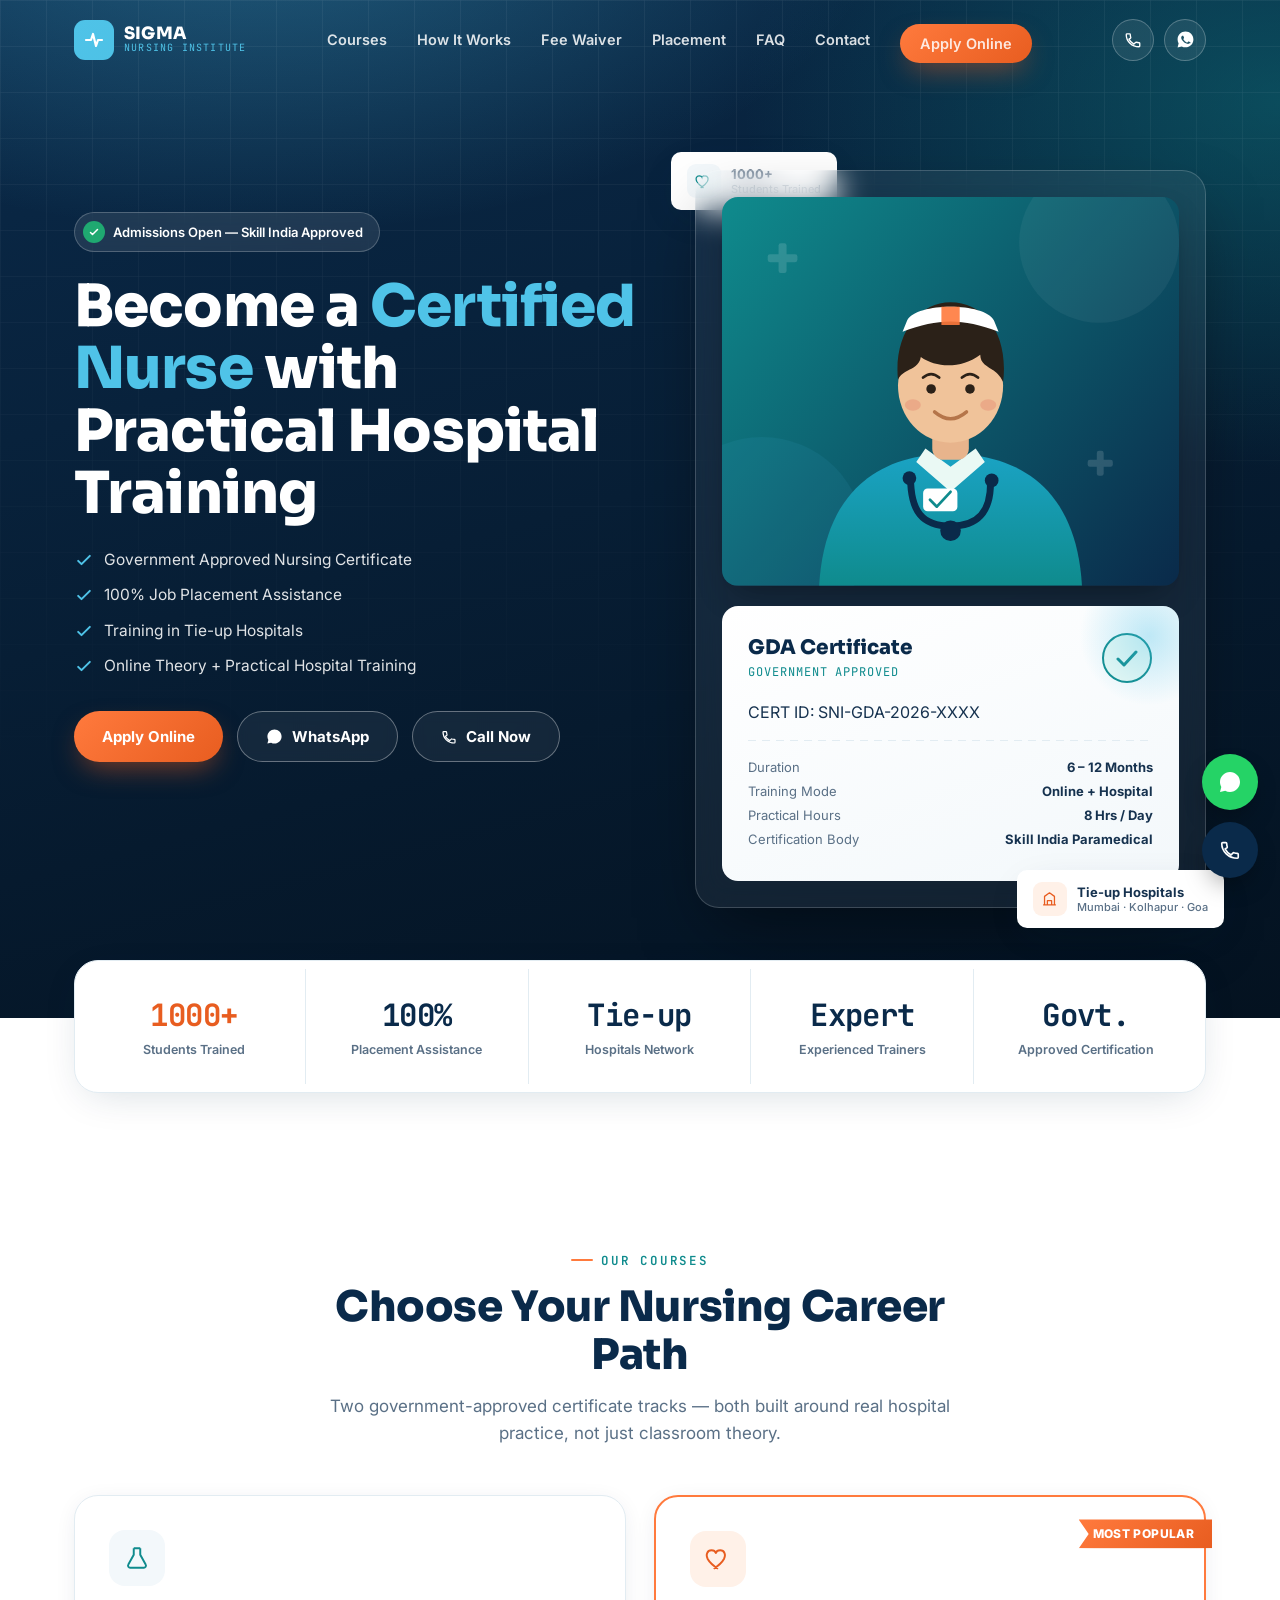
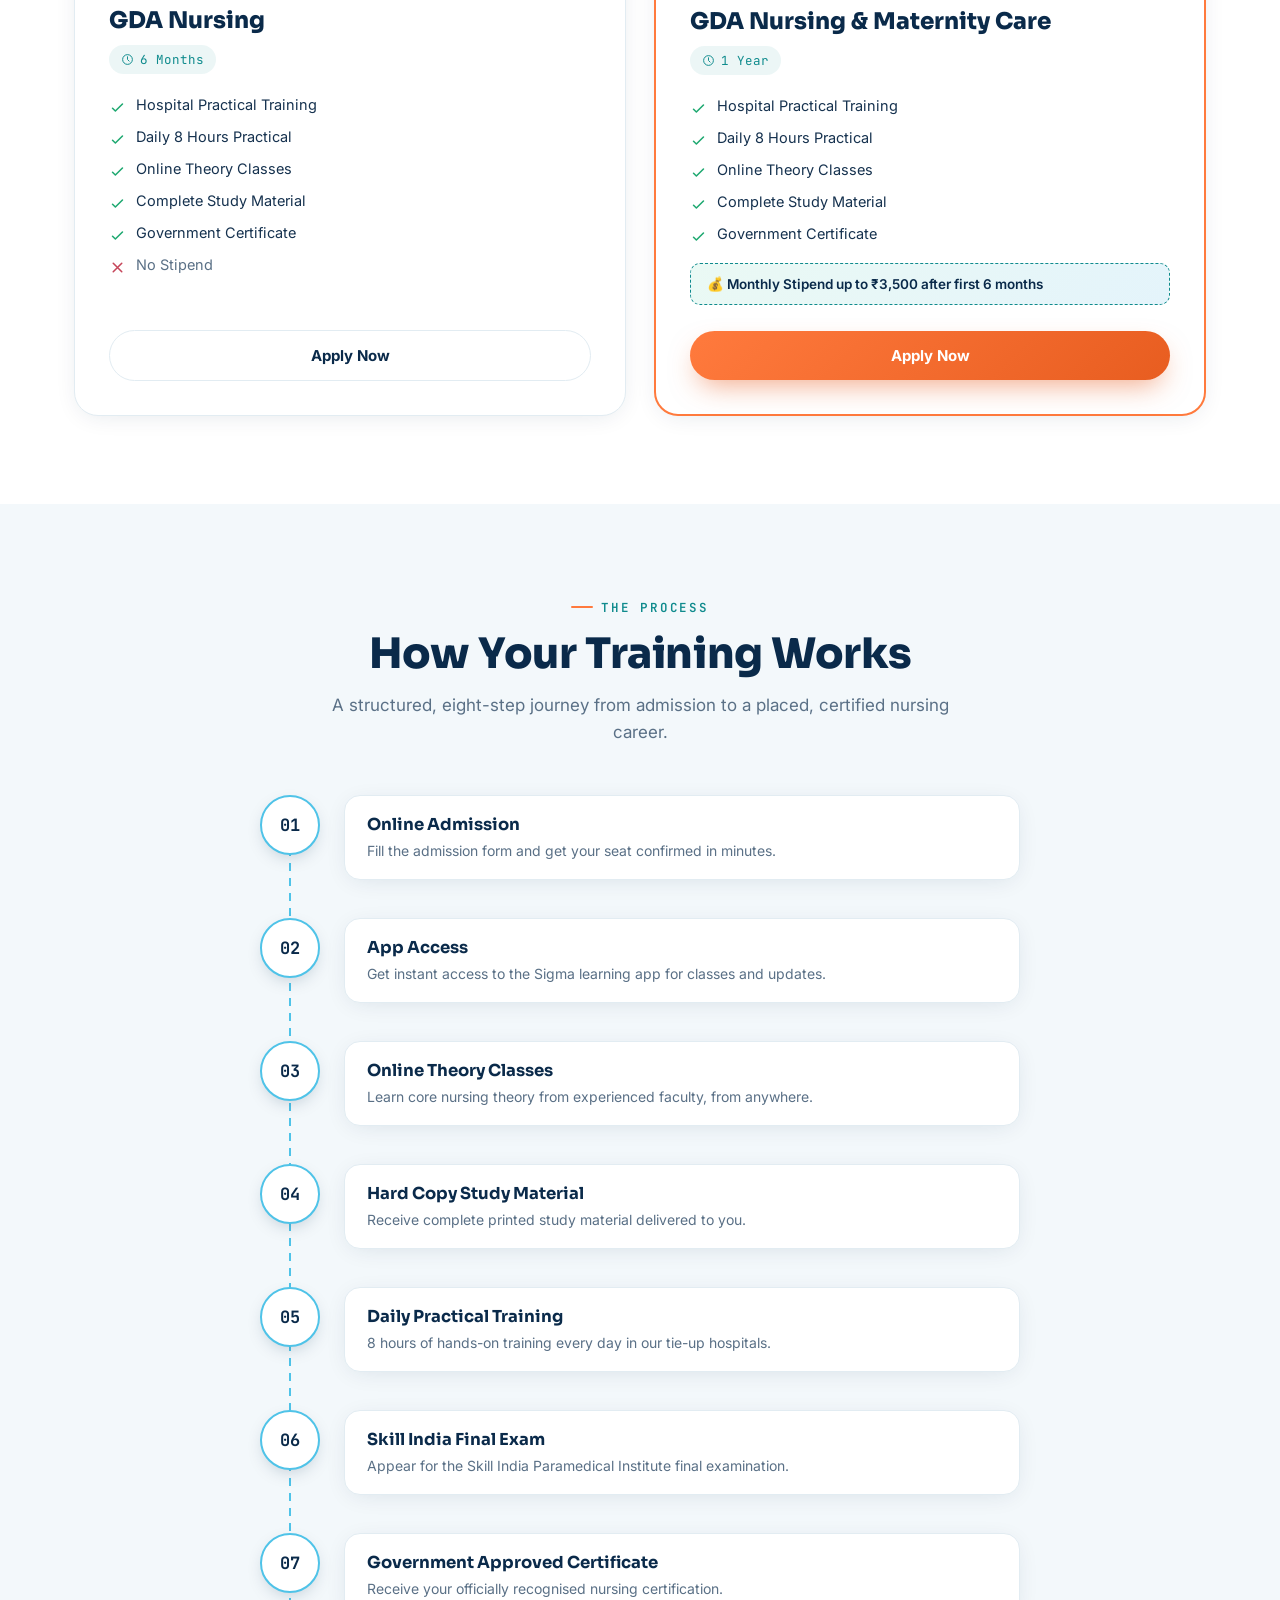
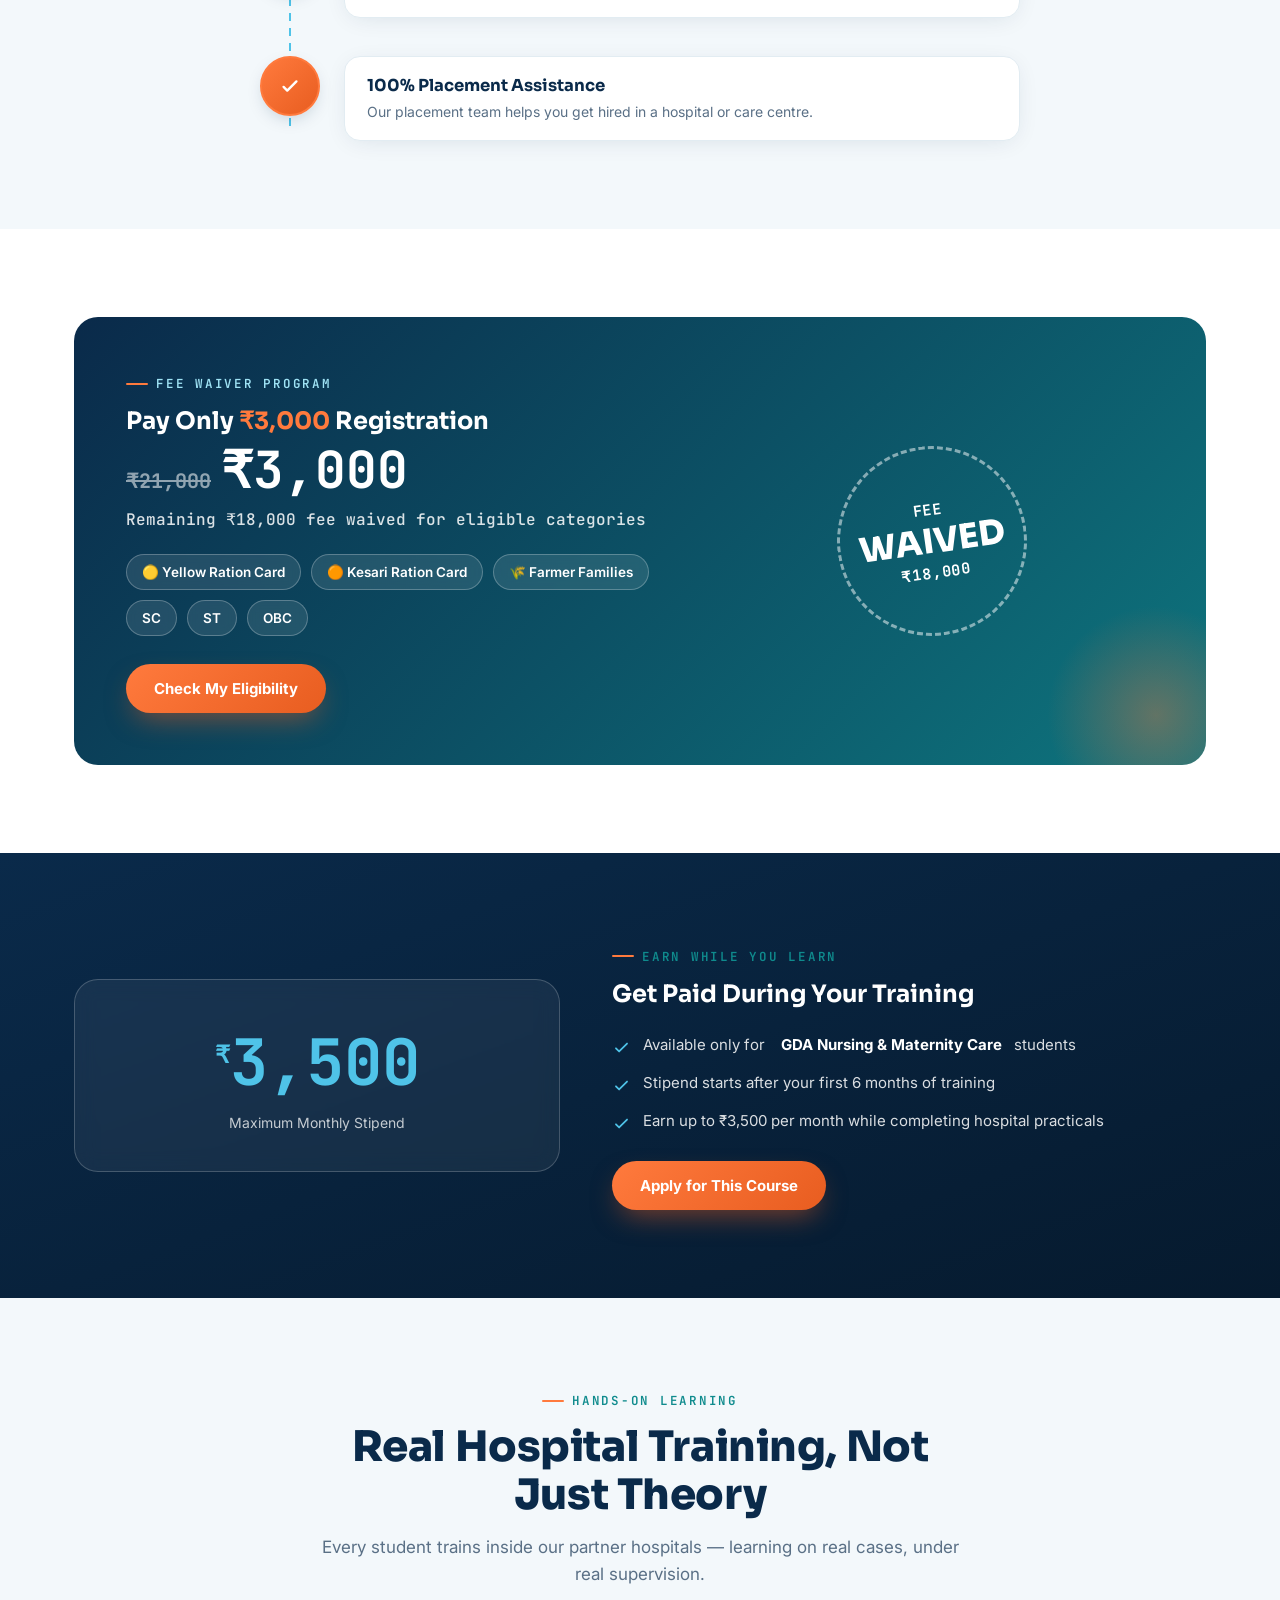
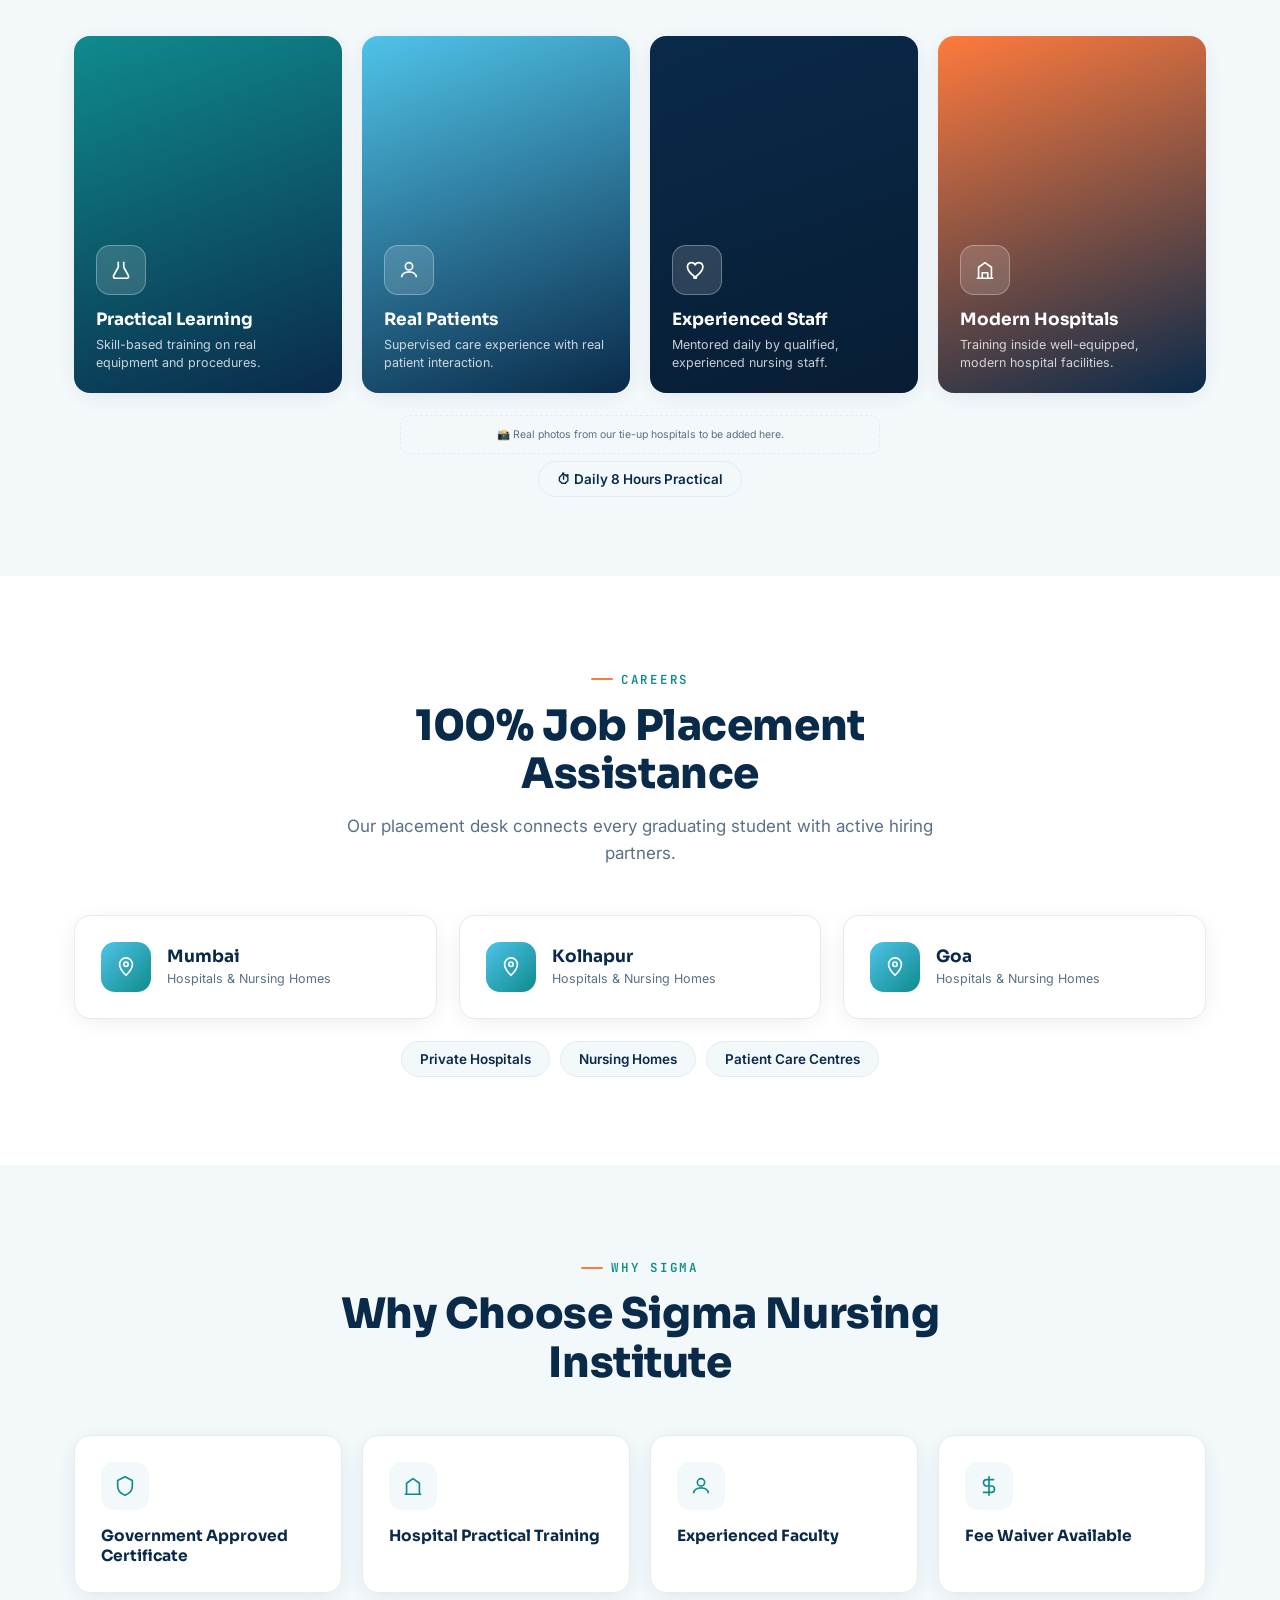
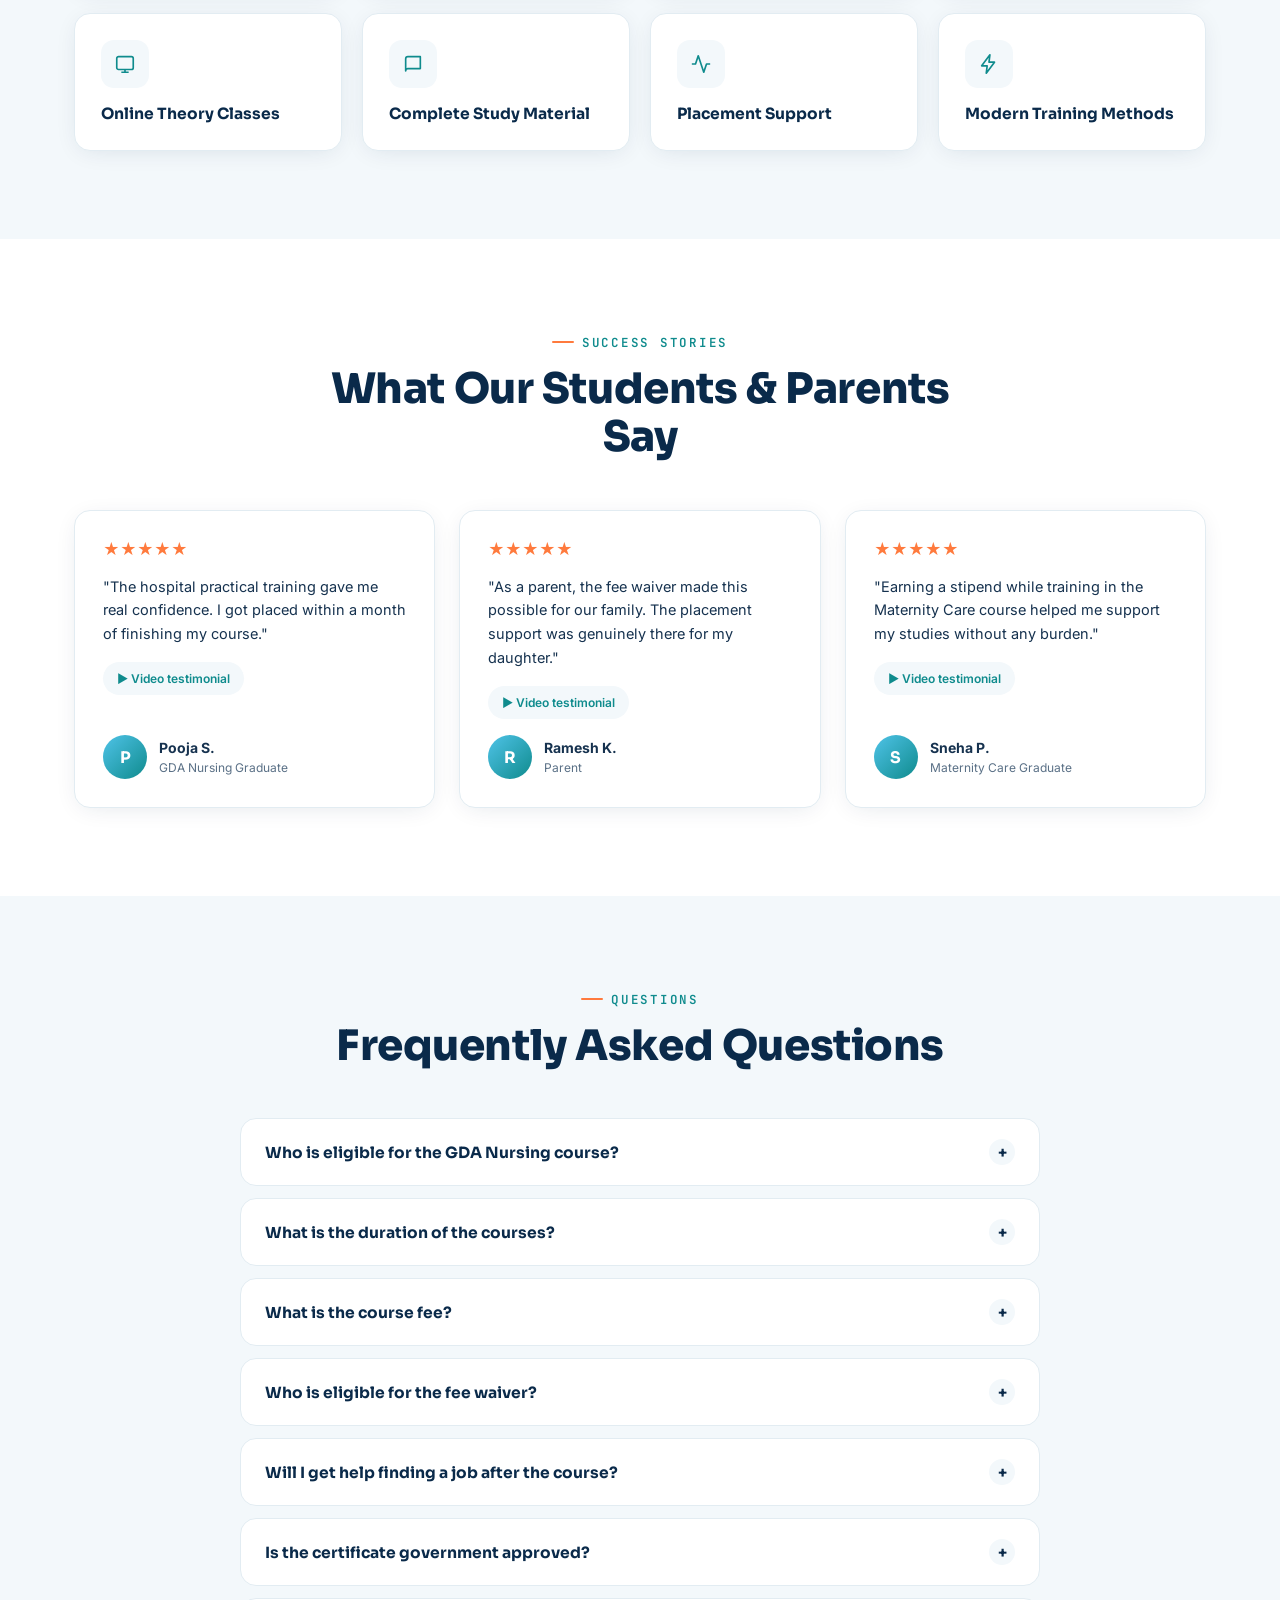
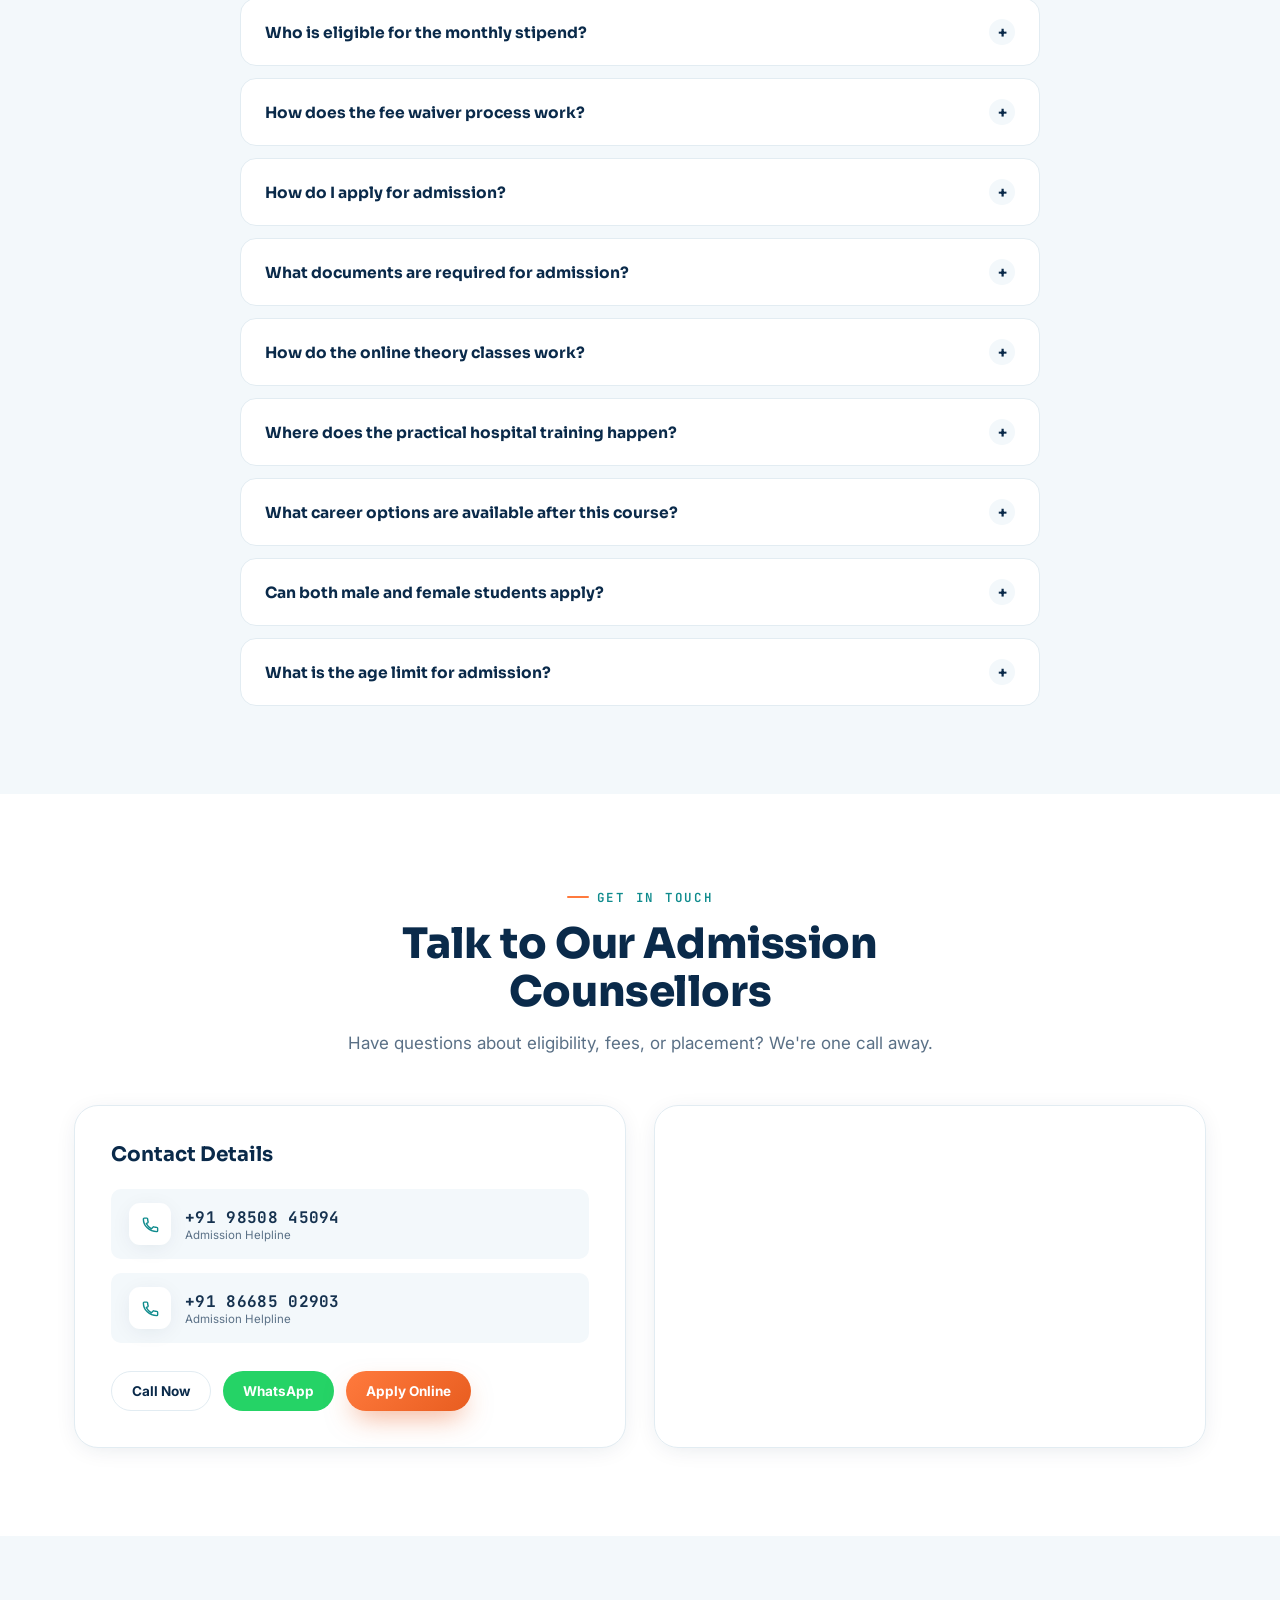
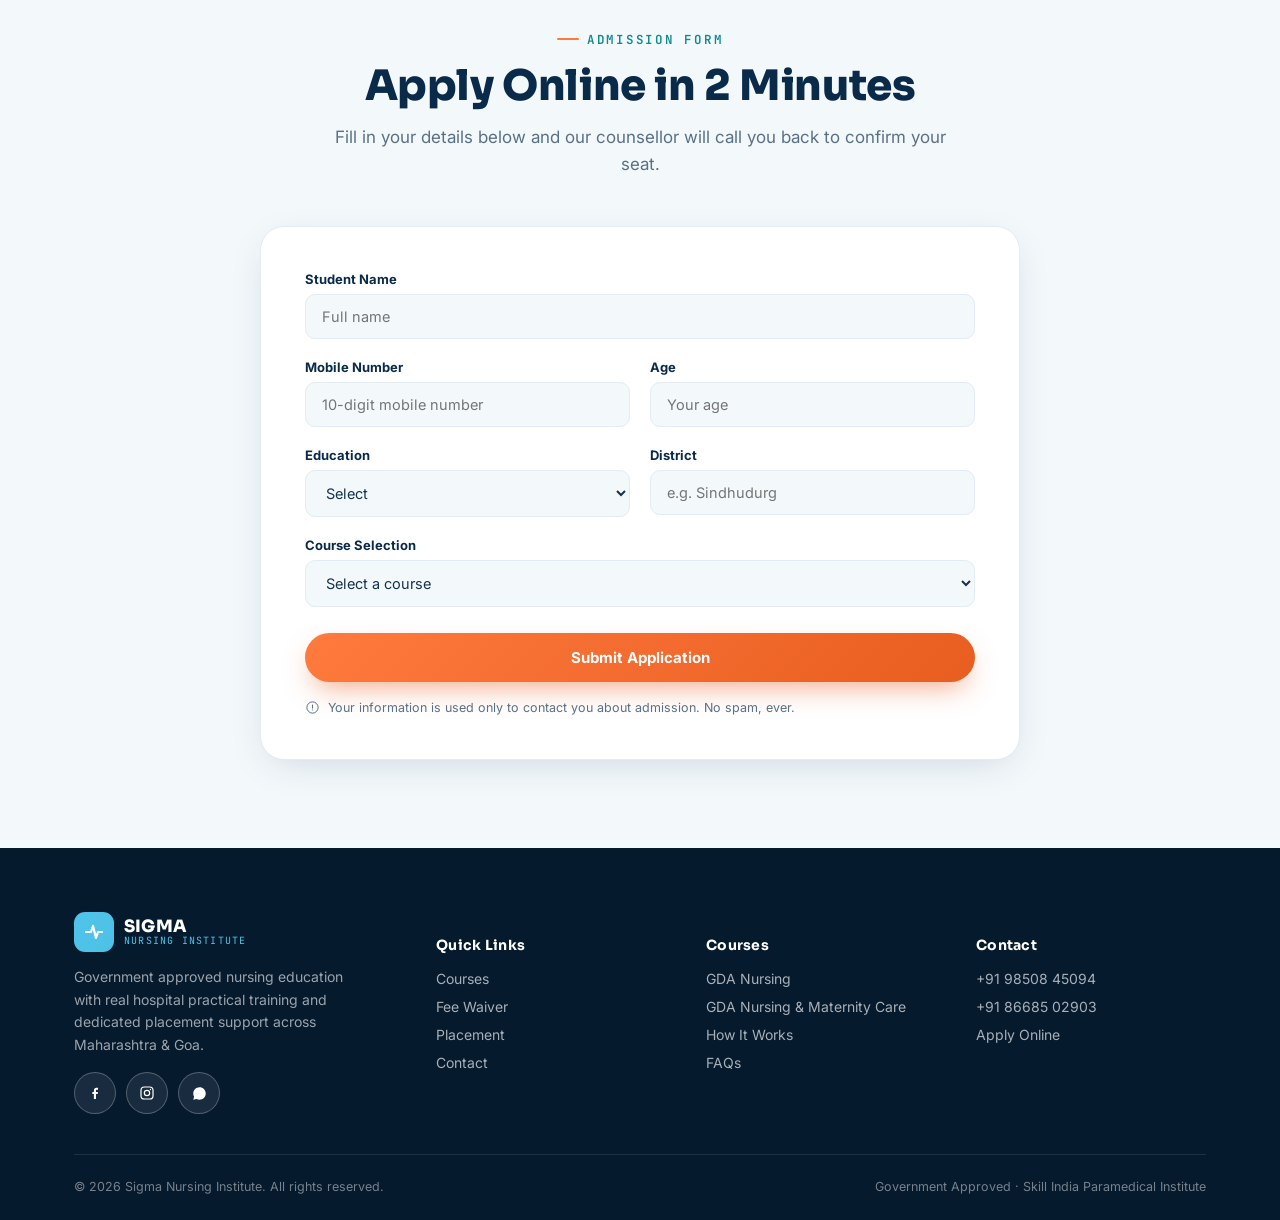
<file: index.html>
<!DOCTYPE html>
<html lang="en">
<head>
<meta charset="UTF-8">
<meta name="viewport" content="width=device-width, initial-scale=1.0">
<title>Sigma Nursing Institute | GDA Nursing Course Admission - Maharashtra & Goa</title>
<meta name="description" content="Join Sigma Nursing Institute for a Government Approved GDA Nursing Certificate. Hospital practical training in tie-up hospitals, online theory, monthly stipend up to ₹3500, and 100% job placement assistance. Admissions open in Sindhudurg, Maharashtra & Goa.">
<meta name="keywords" content="GDA Nursing Course, Nursing Course Maharashtra, Nursing Course Sindhudurg, GDA Nursing Admission, Government Nursing Certificate, Nursing after 12th, Nursing Course Goa, Nursing Institute Maharashtra, Hospital Practical Training">
<meta name="robots" content="index, follow">
<link rel="canonical" href="https://www.sigmanursinginstitute.in/">
<meta property="og:type" content="website">
<meta property="og:title" content="Sigma Nursing Institute | Become a Certified Nurse with Practical Hospital Training">
<meta property="og:description" content="Government Approved Nursing Certificate. 100% Job Placement Assistance. Training in Tie-up Hospitals. Apply online today.">
<meta property="og:image" content="https://www.sigmanursinginstitute.in/images/og-cover.jpg">
<meta property="og:locale" content="en_IN">
<meta name="theme-color" content="#0A2A4A">
<link rel="icon" href="data:image/svg+xml,%3Csvg xmlns='http://www.w3.org/2000/svg' viewBox='0 0 24 24'%3E%3Crect width='24' height='24' rx='6' fill='%230A2A4A'/%3E%3Cpath d='M12 5v14M5 12h14' stroke='%234FC3E8' stroke-width='2.4' stroke-linecap='round'/%3E%3C/svg%3E">

<link rel="preconnect" href="https://fonts.googleapis.com">
<link rel="preconnect" href="https://fonts.gstatic.com" crossorigin>
<link href="https://fonts.googleapis.com/css2?family=Sora:wght@400;600;700;800&family=Inter:wght@400;500;600;700&family=JetBrains+Mono:wght@500;700&display=swap" rel="stylesheet">
<link rel="stylesheet" href="style.css">

<script type="application/ld+json">
{
  "@context": "https://schema.org",
  "@type": "EducationalOrganization",
  "name": "Sigma Nursing Institute",
  "description": "Government approved GDA Nursing course with hospital practical training and 100% placement assistance.",
  "telephone": ["+919850845094","+918668502903"],
  "areaServed": ["Sindhudurg","Maharashtra","Goa","Mumbai","Kolhapur"],
  "sameAs": []
}
</script>
</head>
<body>

<!-- ============ NAV ============ -->
<header class="nav" id="nav">
  <div class="container nav-inner">
    <a href="#top" class="brand">
      <svg class="brand-mark" viewBox="0 0 40 40" fill="none" xmlns="http://www.w3.org/2000/svg" role="img" aria-label="Sigma Nursing Institute logo">
        <rect width="40" height="40" rx="11" fill="url(#navGrad)"/>
        <path d="M12 20h5l2-6 3 12 2-6h4" stroke="#fff" stroke-width="2.2" stroke-linecap="round" stroke-linejoin="round" fill="none"/>
        <defs><linearGradient id="navGrad" x1="0" y1="0" x2="40" y2="40"><stop stop-color="#4FC3E8"/><stop offset="1" stop-color="#0F8B8D"/></linearGradient></defs>
      </svg>
      <span class="brand-text"><strong>SIGMA</strong><span>Nursing Institute</span></span>
    </a>

    <nav class="nav-links" id="navLinks">
      <a href="#courses">Courses</a>
      <a href="#how-it-works">How It Works</a>
      <a href="#fee-waiver">Fee Waiver</a>
      <a href="#placement">Placement</a>
      <a href="#faq">FAQ</a>
      <a href="#contact">Contact</a>
      <a href="#apply" class="btn btn-cta btn-sm" style="margin-top:8px;">Apply Online</a>
    </nav>

    <div class="nav-cta-group">
      <a href="tel:+919850845094" class="icon-btn call-desktop" aria-label="Call Sigma Nursing Institute">
        <svg width="18" height="18" viewBox="0 0 24 24" fill="none"><path d="M6.6 10.8c1.4 2.8 3.8 5.1 6.6 6.6l2.2-2.2c.3-.3.7-.4 1-.2 1.1.4 2.3.6 3.6.6.6 0 1 .4 1 1V20c0 .6-.4 1-1 1C10.4 21 3 13.6 3 4.9c0-.6.4-1 1-1h3.4c.6 0 1 .4 1 1 0 1.2.2 2.4.6 3.6.1.4 0 .8-.2 1L6.6 10.8z" stroke="currentColor" stroke-width="1.8" stroke-linejoin="round"/></svg>
      </a>
      <a href="https://wa.me/919850845094?text=Hi%2C%20I%20want%20to%20know%20more%20about%20GDA%20Nursing%20admission" target="_blank" rel="noopener" class="icon-btn whatsapp" aria-label="Chat on WhatsApp">
        <svg width="19" height="19" viewBox="0 0 24 24" fill="currentColor"><path d="M12 2C6.5 2 2 6.5 2 12c0 1.8.5 3.5 1.3 5L2 22l5.2-1.3c1.4.8 3.1 1.2 4.8 1.2 5.5 0 10-4.5 10-10S17.5 2 12 2zm5.7 14.2c-.2.6-1.3 1.2-1.9 1.3-.5.1-1.1.1-1.8-.1-.4-.1-.9-.3-1.6-.6-2.8-1.2-4.6-4-4.7-4.2-.1-.2-1.1-1.5-1.1-2.8 0-1.3.7-2 .9-2.2.2-.2.5-.3.7-.3h.5c.2 0 .4 0 .6.4.2.5.7 1.8.8 1.9.1.1.1.3 0 .5-.1.2-.1.3-.3.5-.1.2-.3.4-.4.5-.1.1-.3.3-.1.6.2.3.9 1.5 1.9 2.4 1.3 1.2 2.4 1.5 2.7 1.7.3.2.5.1.6-.1.2-.2.7-.8.9-1.1.2-.3.4-.2.6-.1.2.1 1.5.7 1.8.9.3.1.5.2.5.3.1.2.1.7-.1 1.3z"/></svg>
      </a>
      <button class="menu-toggle" id="menuToggle" aria-label="Toggle menu" aria-expanded="false">
        <svg id="menuIconOpen" viewBox="0 0 24 24" fill="none"><path d="M4 7h16M4 12h16M4 17h16" stroke="currentColor" stroke-width="2" stroke-linecap="round"/></svg>
      </button>
    </div>
  </div>
</header>

<!-- ============ HERO ============ -->
<section class="hero" id="top">
  <div class="hero-grid" aria-hidden="true"></div>
  <div class="container hero-inner">
    <div class="reveal in">
      <div class="hero-badge"><span class="dot"><svg width="12" height="12" viewBox="0 0 24 24" fill="none"><path d="M5 13l4 4L19 7" stroke="#fff" stroke-width="3" stroke-linecap="round" stroke-linejoin="round"/></svg></span> Admissions Open — Skill India Approved</div>
      <h1>Become a <em>Certified Nurse</em> with Practical Hospital Training</h1>
      <div class="hero-sub">
        <ul class="hero-sub-list">
          <li><svg width="20" height="20" viewBox="0 0 24 24" fill="none"><path d="M5 13l4 4L19 7" stroke="currentColor" stroke-width="2.4" stroke-linecap="round" stroke-linejoin="round"/></svg> Government Approved Nursing Certificate</li>
          <li><svg width="20" height="20" viewBox="0 0 24 24" fill="none"><path d="M5 13l4 4L19 7" stroke="currentColor" stroke-width="2.4" stroke-linecap="round" stroke-linejoin="round"/></svg> 100% Job Placement Assistance</li>
          <li><svg width="20" height="20" viewBox="0 0 24 24" fill="none"><path d="M5 13l4 4L19 7" stroke="currentColor" stroke-width="2.4" stroke-linecap="round" stroke-linejoin="round"/></svg> Training in Tie-up Hospitals</li>
          <li><svg width="20" height="20" viewBox="0 0 24 24" fill="none"><path d="M5 13l4 4L19 7" stroke="currentColor" stroke-width="2.4" stroke-linecap="round" stroke-linejoin="round"/></svg> Online Theory + Practical Hospital Training</li>
        </ul>
      </div>
      <div class="hero-actions">
        <a href="#apply" class="btn btn-cta">Apply Online</a>
        <a href="https://wa.me/919850845094" target="_blank" rel="noopener" class="btn btn-outline">
          <svg width="17" height="17" viewBox="0 0 24 24" fill="currentColor"><path d="M12 2C6.5 2 2 6.5 2 12c0 1.8.5 3.5 1.3 5L2 22l5.2-1.3c1.4.8 3.1 1.2 4.8 1.2 5.5 0 10-4.5 10-10S17.5 2 12 2z"/></svg>
          WhatsApp
        </a>
        <a href="tel:+919850845094" class="btn btn-outline">
          <svg width="16" height="16" viewBox="0 0 24 24" fill="none"><path d="M6.6 10.8c1.4 2.8 3.8 5.1 6.6 6.6l2.2-2.2c.3-.3.7-.4 1-.2 1.1.4 2.3.6 3.6.6.6 0 1 .4 1 1V20c0 .6-.4 1-1 1C10.4 21 3 13.6 3 4.9c0-.6.4-1 1-1h3.4c.6 0 1 .4 1 1 0 1.2.2 2.4.6 3.6.1.4 0 .8-.2 1L6.6 10.8z" stroke="currentColor" stroke-width="1.8" stroke-linejoin="round"/></svg>
          Call Now
        </a>
      </div>
      <div class="hero-vitals" aria-hidden="true">
        <svg viewBox="0 0 420 60" fill="none">
          <path class="vitals-path" d="M0 30 H120 L135 10 L150 50 L165 20 L180 30 H420" stroke="#4FC3E8" stroke-width="2.5" stroke-linecap="round" stroke-linejoin="round"/>
        </svg>
      </div>
    </div>

    <div class="reveal in" style="position:relative;">
      <div class="hero-float-tag tag1"><span class="ico"><svg width="17" height="17" viewBox="0 0 24 24" fill="none"><path d="M12 21s-7-4.5-9.5-9C.5 8 2 4 6 4c2 0 3.5 1 4 2.5C10.5 5 12 4 14 4c4 0 5.5 4 3.5 8-2.5 4.5-9.5 9-9.5 9" stroke="currentColor" stroke-width="1.8"/></svg></span><span>1000+<small>Students Trained</small></span></div>
      <div class="hero-card">
        <div class="nurse-panel">
          <svg viewBox="0 0 400 340" xmlns="http://www.w3.org/2000/svg" role="img" aria-label="Illustration of a certified nurse">
            <defs>
              <linearGradient id="nurseBg" x1="0" y1="0" x2="400" y2="340" gradientUnits="userSpaceOnUse">
                <stop stop-color="#0F8B8D"/><stop offset="1" stop-color="#0A2A4A"/>
              </linearGradient>
              <linearGradient id="scrubGrad" x1="0" y1="0" x2="0" y2="1">
                <stop stop-color="#1AA3C4"/><stop offset="1" stop-color="#0F8B8D"/>
              </linearGradient>
            </defs>
            <rect width="400" height="340" fill="url(#nurseBg)"/>
            <circle cx="330" cy="40" r="70" fill="#ffffff" opacity="0.05"/>
            <circle cx="35" cy="300" r="90" fill="#4FC3E8" opacity="0.08"/>
            <!-- medical cross accents -->
            <g opacity="0.14" fill="#ffffff">
              <rect x="40" y="50" width="26" height="7" rx="2"/><rect x="49.5" y="40.5" width="7" height="26" rx="2"/>
              <rect x="320" y="230" width="22" height="6" rx="2"/><rect x="328" y="222" width="6" height="22" rx="2"/>
            </g>
            <!-- shoulders / scrub top -->
            <path d="M85 340 C90 255 140 225 200 225 C260 225 310 255 315 340 Z" fill="url(#scrubGrad)"/>
            <path d="M170 232 L200 258 L230 232 L222 220 L200 236 L178 220 Z" fill="#EAF9F4"/>
            <!-- stethoscope -->
            <path d="M165 245 C165 275 175 288 200 288 C225 288 235 275 235 250" stroke="#0A2A4A" stroke-width="6" fill="none" stroke-linecap="round"/>
            <circle cx="200" cy="292" r="9" fill="#0A2A4A"/>
            <circle cx="164" cy="246" r="6" fill="#0A2A4A"/>
            <circle cx="236" cy="248" r="6" fill="#0A2A4A"/>
            <!-- neck -->
            <rect x="184" y="196" width="32" height="34" rx="10" fill="#E8B48C"/>
            <!-- head -->
            <ellipse cx="200" cy="165" rx="46" ry="50" fill="#F0C39A"/>
            <!-- hair -->
            <path d="M154 160 C150 120 172 92 200 92 C230 92 251 120 246 162 C240 148 226 150 226 138 C210 150 188 150 174 140 C172 152 158 150 154 160 Z" fill="#2B2118"/>
            <!-- nurse cap -->
            <path d="M162 108 C170 92 230 92 238 108 L242 118 C210 106 190 106 158 118 Z" fill="#ffffff"/>
            <rect x="192" y="96" width="16" height="16" fill="#FF7A3D" opacity="0.9"/>
            <!-- face features -->
            <circle cx="183" cy="168" r="4.2" fill="#2B2118"/>
            <circle cx="217" cy="168" r="4.2" fill="#2B2118"/>
            <path d="M176 158 Q183 152 190 158" stroke="#2B2118" stroke-width="2.4" fill="none" stroke-linecap="round"/>
            <path d="M210 158 Q217 152 224 158" stroke="#2B2118" stroke-width="2.4" fill="none" stroke-linecap="round"/>
            <path d="M186 188 Q200 200 214 188" stroke="#B5754A" stroke-width="3" fill="none" stroke-linecap="round"/>
            <ellipse cx="167" cy="182" rx="7" ry="5" fill="#E8967A" opacity="0.55"/>
            <ellipse cx="233" cy="182" rx="7" ry="5" fill="#E8967A" opacity="0.55"/>
            <!-- badge on scrub -->
            <rect x="176" y="255" width="30" height="20" rx="4" fill="#ffffff"/>
            <path d="M182 265 l6 6 12-13" stroke="#0F8B8D" stroke-width="2.4" fill="none" stroke-linecap="round" stroke-linejoin="round"/>
          </svg>
        </div>
        <div class="cert-card">
          <div class="cert-top">
            <div>
              <div class="cert-name">GDA Certificate</div>
              <div class="cert-role">Government Approved</div>
            </div>
            <svg class="cert-badge" viewBox="0 0 52 52" fill="none"><circle cx="26" cy="26" r="24" fill="#EAF9F4" stroke="#0F8B8D" stroke-width="2"/><path d="M17 27l6 6 12-13" stroke="#0F8B8D" stroke-width="3" stroke-linecap="round" stroke-linejoin="round"/></svg>
          </div>
          <div class="cert-id">CERT ID: SNI-GDA-2026-XXXX</div>
          <div class="cert-divider"></div>
          <div class="cert-row"><span>Duration</span><strong>6 – 12 Months</strong></div>
          <div class="cert-row"><span>Training Mode</span><strong>Online + Hospital</strong></div>
          <div class="cert-row"><span>Practical Hours</span><strong>8 Hrs / Day</strong></div>
          <div class="cert-row"><span>Certification Body</span><strong>Skill India Paramedical</strong></div>
        </div>
      </div>
      <div class="hero-float-tag tag2"><span class="ico orange"><svg width="17" height="17" viewBox="0 0 24 24" fill="none"><path d="M3 21h18M5 21V9l7-5 7 5v12M9 21v-6h6v6" stroke="currentColor" stroke-width="1.8" stroke-linejoin="round"/></svg></span><span>Tie-up Hospitals<small>Mumbai · Kolhapur · Goa</small></span></div>
    </div>
  </div>
</section>

<!-- ============ TRUST STATS ============ -->
<section class="trust">
  <div class="container">
    <div class="trust-panel reveal">
      <div class="trust-item"><div class="trust-num" data-count="1000" data-suffix="+"><span>0</span></div><div class="trust-label">Students Trained</div></div>
      <div class="trust-item"><div class="trust-num" data-count="100" data-suffix="%">0</div><div class="trust-label">Placement Assistance</div></div>
      <div class="trust-item"><div class="trust-num" data-static="Tie-up">Tie-up</div><div class="trust-label">Hospitals Network</div></div>
      <div class="trust-item"><div class="trust-num" data-static="Expert">Expert</div><div class="trust-label">Experienced Trainers</div></div>
      <div class="trust-item"><div class="trust-num" data-static="Govt.">Govt.</div><div class="trust-label">Approved Certification</div></div>
    </div>
  </div>
</section>

<div class="vitals-divider" aria-hidden="true">
  <svg viewBox="0 0 1200 60" preserveAspectRatio="none"><path class="vitals-path" d="M0 30 H420 L440 8 L460 52 L480 18 L500 30 H700 L720 12 L740 48 L760 22 H900 L920 8 L940 52 L960 18 L980 30 H1200" stroke="#E2ECF2" stroke-width="2" fill="none"/></svg>
</div>

<!-- ============ COURSES ============ -->
<section id="courses">
  <div class="container">
    <div class="section-head center reveal">
      <div class="eyebrow" style="justify-content:center;">Our Courses</div>
      <h2>Choose Your Nursing Career Path</h2>
      <p>Two government-approved certificate tracks — both built around real hospital practice, not just classroom theory.</p>
    </div>
    <div class="courses-grid">
      <div class="course-card reveal">
        <div class="course-icon"><svg width="26" height="26" viewBox="0 0 24 24" fill="none"><path d="M9 3v6l-5 9a2 2 0 002 3h12a2 2 0 002-3l-5-9V3M9 3h6" stroke="currentColor" stroke-width="1.8" stroke-linejoin="round"/></svg></div>
        <h3>GDA Nursing</h3>
        <div class="course-duration"><svg width="13" height="13" viewBox="0 0 24 24" fill="none"><circle cx="12" cy="12" r="9" stroke="currentColor" stroke-width="1.8"/><path d="M12 7v5l3 3" stroke="currentColor" stroke-width="1.8" stroke-linecap="round"/></svg> 6 Months</div>
        <ul class="course-feats">
          <li><svg width="17" height="17" viewBox="0 0 24 24" fill="none"><path d="M5 13l4 4L19 7" stroke="currentColor" stroke-width="2.2" stroke-linecap="round" stroke-linejoin="round"/></svg> Hospital Practical Training</li>
          <li><svg width="17" height="17" viewBox="0 0 24 24" fill="none"><path d="M5 13l4 4L19 7" stroke="currentColor" stroke-width="2.2" stroke-linecap="round" stroke-linejoin="round"/></svg> Daily 8 Hours Practical</li>
          <li><svg width="17" height="17" viewBox="0 0 24 24" fill="none"><path d="M5 13l4 4L19 7" stroke="currentColor" stroke-width="2.2" stroke-linecap="round" stroke-linejoin="round"/></svg> Online Theory Classes</li>
          <li><svg width="17" height="17" viewBox="0 0 24 24" fill="none"><path d="M5 13l4 4L19 7" stroke="currentColor" stroke-width="2.2" stroke-linecap="round" stroke-linejoin="round"/></svg> Complete Study Material</li>
          <li><svg width="17" height="17" viewBox="0 0 24 24" fill="none"><path d="M5 13l4 4L19 7" stroke="currentColor" stroke-width="2.2" stroke-linecap="round" stroke-linejoin="round"/></svg> Government Certificate</li>
          <li class="neg"><svg width="17" height="17" viewBox="0 0 24 24" fill="none"><path d="M6 6l12 12M18 6L6 18" stroke="currentColor" stroke-width="2.2" stroke-linecap="round"/></svg> No Stipend</li>
        </ul>
        <a href="#apply" class="btn btn-ghost-dark btn-block">Apply Now</a>
      </div>

      <div class="course-card popular reveal">
        <div class="ribbon">MOST POPULAR</div>
        <div class="course-icon"><svg width="26" height="26" viewBox="0 0 24 24" fill="none"><path d="M12 21s-7-4.5-9.5-9C.5 8 2 4 6 4c2 0 3.5 1 4 2.5C10.5 5 12 4 14 4c4 0 5.5 4 3.5 8-2.5 4.5-9.5 9-9.5 9" stroke="currentColor" stroke-width="1.8" stroke-linejoin="round"/></svg></div>
        <h3>GDA Nursing &amp; Maternity Care</h3>
        <div class="course-duration"><svg width="13" height="13" viewBox="0 0 24 24" fill="none"><circle cx="12" cy="12" r="9" stroke="currentColor" stroke-width="1.8"/><path d="M12 7v5l3 3" stroke="currentColor" stroke-width="1.8" stroke-linecap="round"/></svg> 1 Year</div>
        <ul class="course-feats">
          <li><svg width="17" height="17" viewBox="0 0 24 24" fill="none"><path d="M5 13l4 4L19 7" stroke="currentColor" stroke-width="2.2" stroke-linecap="round" stroke-linejoin="round"/></svg> Hospital Practical Training</li>
          <li><svg width="17" height="17" viewBox="0 0 24 24" fill="none"><path d="M5 13l4 4L19 7" stroke="currentColor" stroke-width="2.2" stroke-linecap="round" stroke-linejoin="round"/></svg> Daily 8 Hours Practical</li>
          <li><svg width="17" height="17" viewBox="0 0 24 24" fill="none"><path d="M5 13l4 4L19 7" stroke="currentColor" stroke-width="2.2" stroke-linecap="round" stroke-linejoin="round"/></svg> Online Theory Classes</li>
          <li><svg width="17" height="17" viewBox="0 0 24 24" fill="none"><path d="M5 13l4 4L19 7" stroke="currentColor" stroke-width="2.2" stroke-linecap="round" stroke-linejoin="round"/></svg> Complete Study Material</li>
          <li><svg width="17" height="17" viewBox="0 0 24 24" fill="none"><path d="M5 13l4 4L19 7" stroke="currentColor" stroke-width="2.2" stroke-linecap="round" stroke-linejoin="round"/></svg> Government Certificate</li>
        </ul>
        <div class="course-stipend">💰 Monthly Stipend up to ₹3,500 after first 6 months</div>
        <a href="#apply" class="btn btn-cta btn-block">Apply Now</a>
      </div>
    </div>
  </div>
</section>

<!-- ============ HOW TRAINING WORKS ============ -->
<section class="bg-mist" id="how-it-works">
  <div class="container">
    <div class="section-head center reveal">
      <div class="eyebrow" style="justify-content:center;">The Process</div>
      <h2>How Your Training Works</h2>
      <p>A structured, eight-step journey from admission to a placed, certified nursing career.</p>
    </div>
    <div class="timeline">
      <div class="tl-item reveal"><div class="tl-num">01</div><div class="tl-content"><h4>Online Admission</h4><p>Fill the admission form and get your seat confirmed in minutes.</p></div></div>
      <div class="tl-item reveal"><div class="tl-num">02</div><div class="tl-content"><h4>App Access</h4><p>Get instant access to the Sigma learning app for classes and updates.</p></div></div>
      <div class="tl-item reveal"><div class="tl-num">03</div><div class="tl-content"><h4>Online Theory Classes</h4><p>Learn core nursing theory from experienced faculty, from anywhere.</p></div></div>
      <div class="tl-item reveal"><div class="tl-num">04</div><div class="tl-content"><h4>Hard Copy Study Material</h4><p>Receive complete printed study material delivered to you.</p></div></div>
      <div class="tl-item reveal"><div class="tl-num">05</div><div class="tl-content"><h4>Daily Practical Training</h4><p>8 hours of hands-on training every day in our tie-up hospitals.</p></div></div>
      <div class="tl-item reveal"><div class="tl-num">06</div><div class="tl-content"><h4>Skill India Final Exam</h4><p>Appear for the Skill India Paramedical Institute final examination.</p></div></div>
      <div class="tl-item reveal"><div class="tl-num">07</div><div class="tl-content"><h4>Government Approved Certificate</h4><p>Receive your officially recognised nursing certification.</p></div></div>
      <div class="tl-item final reveal"><div class="tl-num"><svg width="22" height="22" viewBox="0 0 24 24" fill="none"><path d="M5 13l4 4L19 7" stroke="#fff" stroke-width="2.6" stroke-linecap="round" stroke-linejoin="round"/></svg></div><div class="tl-content"><h4>100% Placement Assistance</h4><p>Our placement team helps you get hired in a hospital or care centre.</p></div></div>
    </div>
  </div>
</section>

<!-- ============ FEE WAIVER ============ -->
<section id="fee-waiver">
  <div class="container">
    <div class="waiver-card reveal">
      <div>
        <div class="eyebrow" style="color:#9FE3F5;">Fee Waiver Program</div>
        <h2 style="color:#fff;">Pay Only <span style="color:#FF7A3D;">₹3,000</span> Registration</h2>
        <div class="waiver-price"><span class="waiver-old">₹21,000</span>₹3,000<small>Remaining ₹18,000 fee waived for eligible categories</small></div>
        <div class="waiver-tags">
          <span class="waiver-tag">🟡 Yellow Ration Card</span>
          <span class="waiver-tag">🟠 Kesari Ration Card</span>
          <span class="waiver-tag">🌾 Farmer Families</span>
          <span class="waiver-tag">SC</span>
          <span class="waiver-tag">ST</span>
          <span class="waiver-tag">OBC</span>
        </div>
        <a href="#apply" class="btn btn-cta" style="margin-top:28px;">Check My Eligibility</a>
      </div>
      <div class="waiver-stamp"><strong>FEE</strong><span>WAIVED</span><strong>₹18,000</strong></div>
    </div>
  </div>
</section>

<!-- ============ STIPEND ============ -->
<section class="bg-dark">
  <div class="container">
    <div class="stipend-wrap">
      <div class="stipend-figure reveal">
        <div class="amount"><sup>₹</sup>3,500</div>
        <p>Maximum Monthly Stipend</p>
      </div>
      <div class="reveal">
        <div class="eyebrow">Earn While You Learn</div>
        <h2 style="color:#fff;">Get Paid During Your Training</h2>
        <ul class="stipend-list">
          <li><svg width="19" height="19" viewBox="0 0 24 24" fill="none"><path d="M5 13l4 4L19 7" stroke="currentColor" stroke-width="2.2" stroke-linecap="round" stroke-linejoin="round"/></svg> Available only for <strong style="color:#fff;">&nbsp;GDA Nursing &amp; Maternity Care</strong> students</li>
          <li><svg width="19" height="19" viewBox="0 0 24 24" fill="none"><path d="M5 13l4 4L19 7" stroke="currentColor" stroke-width="2.2" stroke-linecap="round" stroke-linejoin="round"/></svg> Stipend starts after your first 6 months of training</li>
          <li><svg width="19" height="19" viewBox="0 0 24 24" fill="none"><path d="M5 13l4 4L19 7" stroke="currentColor" stroke-width="2.2" stroke-linecap="round" stroke-linejoin="round"/></svg> Earn up to ₹3,500 per month while completing hospital practicals</li>
        </ul>
        <a href="#apply" class="btn btn-cta" style="margin-top:28px;">Apply for This Course</a>
      </div>
    </div>
  </div>
</section>

<!-- ============ HOSPITAL TRAINING GALLERY ============ -->
<section class="bg-mist">
  <div class="container">
    <div class="section-head center reveal">
      <div class="eyebrow" style="justify-content:center;">Hands-On Learning</div>
      <h2>Real Hospital Training, Not Just Theory</h2>
      <p>Every student trains inside our partner hospitals — learning on real cases, under real supervision.</p>
    </div>
    <div class="gallery-grid">
      <div class="gallery-card g1 reveal"><div class="g-icon"><svg width="22" height="22" viewBox="0 0 24 24" fill="none"><path d="M9 3v6l-5 9a2 2 0 002 3h12a2 2 0 002-3l-5-9V3" stroke="#fff" stroke-width="1.8" stroke-linejoin="round"/></svg></div><h4>Practical Learning</h4><p>Skill-based training on real equipment and procedures.</p></div>
      <div class="gallery-card g2 reveal"><div class="g-icon"><svg width="22" height="22" viewBox="0 0 24 24" fill="none"><circle cx="12" cy="8" r="4" stroke="#fff" stroke-width="1.8"/><path d="M4 20c0-4 4-6 8-6s8 2 8 6" stroke="#fff" stroke-width="1.8"/></svg></div><h4>Real Patients</h4><p>Supervised care experience with real patient interaction.</p></div>
      <div class="gallery-card g3 reveal"><div class="g-icon"><svg width="22" height="22" viewBox="0 0 24 24" fill="none"><path d="M12 21s-7-4.5-9.5-9C.5 8 2 4 6 4c2 0 3.5 1 4 2.5C10.5 5 12 4 14 4c4 0 5.5 4 3.5 8-2.5 4.5-9.5 9-9.5 9" stroke="#fff" stroke-width="1.8" stroke-linejoin="round"/></svg></div><h4>Experienced Staff</h4><p>Mentored daily by qualified, experienced nursing staff.</p></div>
      <div class="gallery-card g4 reveal"><div class="g-icon"><svg width="22" height="22" viewBox="0 0 24 24" fill="none"><path d="M3 21h18M5 21V9l7-5 7 5v12M9 21v-6h6v6" stroke="#fff" stroke-width="1.8" stroke-linejoin="round"/></svg></div><h4>Modern Hospitals</h4><p>Training inside well-equipped, modern hospital facilities.</p></div>
    </div>
    <p class="gallery-note reveal" style="color:var(--muted); max-width:480px; margin:22px auto 0; text-align:center; border:1px dashed var(--line); border-radius:10px; padding:12px;">📸 Real photos from our tie-up hospitals to be added here.</p>
    <div style="text-align:center; margin-top:14px;">
      <span class="chip">⏱ Daily 8 Hours Practical</span>
    </div>
  </div>
</section>

<!-- ============ PLACEMENT ============ -->
<section id="placement">
  <div class="container">
    <div class="section-head center reveal">
      <div class="eyebrow" style="justify-content:center;">Careers</div>
      <h2>100% Job Placement Assistance</h2>
      <p>Our placement desk connects every graduating student with active hiring partners.</p>
    </div>
    <div class="place-grid">
      <div class="place-card reveal"><div class="place-pin"><svg width="22" height="22" viewBox="0 0 24 24" fill="none"><path d="M12 21s7-6.5 7-12a7 7 0 10-14 0c0 5.5 7 12 7 12z" stroke="#fff" stroke-width="1.8"/><circle cx="12" cy="9" r="2.4" stroke="#fff" stroke-width="1.8"/></svg></div><div><h4>Mumbai</h4><span>Hospitals & Nursing Homes</span></div></div>
      <div class="place-card reveal"><div class="place-pin"><svg width="22" height="22" viewBox="0 0 24 24" fill="none"><path d="M12 21s7-6.5 7-12a7 7 0 10-14 0c0 5.5 7 12 7 12z" stroke="#fff" stroke-width="1.8"/><circle cx="12" cy="9" r="2.4" stroke="#fff" stroke-width="1.8"/></svg></div><div><h4>Kolhapur</h4><span>Hospitals & Nursing Homes</span></div></div>
      <div class="place-card reveal"><div class="place-pin"><svg width="22" height="22" viewBox="0 0 24 24" fill="none"><path d="M12 21s7-6.5 7-12a7 7 0 10-14 0c0 5.5 7 12 7 12z" stroke="#fff" stroke-width="1.8"/><circle cx="12" cy="9" r="2.4" stroke="#fff" stroke-width="1.8"/></svg></div><div><h4>Goa</h4><span>Hospitals & Nursing Homes</span></div></div>
    </div>
    <div class="place-chips reveal">
      <span class="chip">Private Hospitals</span>
      <span class="chip">Nursing Homes</span>
      <span class="chip">Patient Care Centres</span>
    </div>
  </div>
</section>

<!-- ============ WHY CHOOSE SIGMA ============ -->
<section class="bg-mist">
  <div class="container">
    <div class="section-head center reveal">
      <div class="eyebrow" style="justify-content:center;">Why Sigma</div>
      <h2>Why Choose Sigma Nursing Institute</h2>
    </div>
    <div class="why-grid">
      <div class="why-card reveal"><div class="why-icon"><svg width="22" height="22" viewBox="0 0 24 24" fill="none"><path d="M12 2l8 4v6c0 5-3.5 8.5-8 10-4.5-1.5-8-5-8-10V6l8-4z" stroke="currentColor" stroke-width="1.8" stroke-linejoin="round"/></svg></div><h4>Government Approved Certificate</h4></div>
      <div class="why-card reveal"><div class="why-icon"><svg width="22" height="22" viewBox="0 0 24 24" fill="none"><path d="M3 21h18M5 21V9l7-5 7 5v12" stroke="currentColor" stroke-width="1.8" stroke-linejoin="round"/></svg></div><h4>Hospital Practical Training</h4></div>
      <div class="why-card reveal"><div class="why-icon"><svg width="22" height="22" viewBox="0 0 24 24" fill="none"><circle cx="12" cy="8" r="4" stroke="currentColor" stroke-width="1.8"/><path d="M4 20c0-4 4-6 8-6s8 2 8 6" stroke="currentColor" stroke-width="1.8"/></svg></div><h4>Experienced Faculty</h4></div>
      <div class="why-card reveal"><div class="why-icon"><svg width="22" height="22" viewBox="0 0 24 24" fill="none"><path d="M12 2v20M17 5H9.5a3.5 3.5 0 000 7h5a3.5 3.5 0 010 7H6" stroke="currentColor" stroke-width="1.8" stroke-linecap="round"/></svg></div><h4>Fee Waiver Available</h4></div>
      <div class="why-card reveal"><div class="why-icon"><svg width="22" height="22" viewBox="0 0 24 24" fill="none"><rect x="3" y="4" width="18" height="14" rx="2" stroke="currentColor" stroke-width="1.8"/><path d="M8 21h8M12 18v3" stroke="currentColor" stroke-width="1.8"/></svg></div><h4>Online Theory Classes</h4></div>
      <div class="why-card reveal"><div class="why-icon"><svg width="22" height="22" viewBox="0 0 24 24" fill="none"><path d="M4 19.5A2.5 2.5 0 016.5 17H20V4H6.5A2.5 2.5 0 004 6.5v13z" stroke="currentColor" stroke-width="1.8" stroke-linejoin="round"/></svg></div><h4>Complete Study Material</h4></div>
      <div class="why-card reveal"><div class="why-icon"><svg width="22" height="22" viewBox="0 0 24 24" fill="none"><path d="M22 12h-4l-3 9L9 3l-3 9H2" stroke="currentColor" stroke-width="1.8" stroke-linejoin="round"/></svg></div><h4>Placement Support</h4></div>
      <div class="why-card reveal"><div class="why-icon"><svg width="22" height="22" viewBox="0 0 24 24" fill="none"><path d="M13 2L4 14h6l-1 8 9-12h-6l1-8z" stroke="currentColor" stroke-width="1.8" stroke-linejoin="round"/></svg></div><h4>Modern Training Methods</h4></div>
    </div>
  </div>
</section>

<!-- ============ TESTIMONIALS ============ -->
<section id="testimonials">
  <div class="container">
    <div class="section-head center reveal">
      <div class="eyebrow" style="justify-content:center;">Success Stories</div>
      <h2>What Our Students &amp; Parents Say</h2>
    </div>
    <div class="testi-track">
      <div class="testi-card reveal">
        <div class="testi-stars">★★★★★</div>
        <p class="testi-quote">"The hospital practical training gave me real confidence. I got placed within a month of finishing my course."</p>
        <div class="testi-video">▶ Video testimonial</div>
        <div class="testi-person"><div class="testi-avatar">P</div><div><strong>Pooja S.</strong><span>GDA Nursing Graduate</span></div></div>
      </div>
      <div class="testi-card reveal">
        <div class="testi-stars">★★★★★</div>
        <p class="testi-quote">"As a parent, the fee waiver made this possible for our family. The placement support was genuinely there for my daughter."</p>
        <div class="testi-video">▶ Video testimonial</div>
        <div class="testi-person"><div class="testi-avatar">R</div><div><strong>Ramesh K.</strong><span>Parent</span></div></div>
      </div>
      <div class="testi-card reveal">
        <div class="testi-stars">★★★★★</div>
        <p class="testi-quote">"Earning a stipend while training in the Maternity Care course helped me support my studies without any burden."</p>
        <div class="testi-video">▶ Video testimonial</div>
        <div class="testi-person"><div class="testi-avatar">S</div><div><strong>Sneha P.</strong><span>Maternity Care Graduate</span></div></div>
      </div>
    </div>
  </div>
</section>

<!-- ============ FAQ ============ -->
<section class="bg-mist" id="faq">
  <div class="container">
    <div class="section-head center reveal">
      <div class="eyebrow" style="justify-content:center;">Questions</div>
      <h2>Frequently Asked Questions</h2>
    </div>
    <div class="faq-list" id="faqList">

      <div class="faq-item reveal"><button class="faq-q">Who is eligible for the GDA Nursing course?<span class="plus">+</span></button>
        <div class="faq-a"><div class="faq-a-inner">Students who have passed 10th or 12th standard from a recognised board are eligible to apply for the GDA Nursing course at Sigma Nursing Institute.</div></div></div>

      <div class="faq-item reveal"><button class="faq-q">What is the duration of the courses?<span class="plus">+</span></button>
        <div class="faq-a"><div class="faq-a-inner">GDA Nursing is a 6-month program, while GDA Nursing & Maternity Care runs for 1 year, including both theory and hospital practical training.</div></div></div>

      <div class="faq-item reveal"><button class="faq-q">What is the course fee?<span class="plus">+</span></button>
        <div class="faq-a"><div class="faq-a-inner">The standard fee is ₹21,000. Under our fee waiver program, eligible students pay only ₹3,000 as registration, with the remaining ₹18,000 waived.</div></div></div>

      <div class="faq-item reveal"><button class="faq-q">Who is eligible for the fee waiver?<span class="plus">+</span></button>
        <div class="faq-a"><div class="faq-a-inner">Students holding a Yellow or Kesari ration card, belonging to farmer families, or from SC, ST, or OBC categories are eligible for the fee waiver.</div></div></div>

      <div class="faq-item reveal"><button class="faq-q">Will I get help finding a job after the course?<span class="plus">+</span></button>
        <div class="faq-a"><div class="faq-a-inner">Yes. Sigma Nursing Institute provides 100% placement assistance through our network of tie-up hospitals, nursing homes, and patient care centres in Mumbai, Kolhapur, and Goa.</div></div></div>

      <div class="faq-item reveal"><button class="faq-q">Is the certificate government approved?<span class="plus">+</span></button>
        <div class="faq-a"><div class="faq-a-inner">Yes, on successful completion of your final examination conducted by the Skill India Paramedical Institute, you receive a government approved nursing certificate.</div></div></div>

      <div class="faq-item reveal"><button class="faq-q">Who is eligible for the monthly stipend?<span class="plus">+</span></button>
        <div class="faq-a"><div class="faq-a-inner">Only students enrolled in the GDA Nursing & Maternity Care (1 year) course receive a monthly stipend of up to ₹3,500, starting after the first 6 months of training.</div></div></div>

      <div class="faq-item reveal"><button class="faq-q">How does the fee waiver process work?<span class="plus">+</span></button>
        <div class="faq-a"><div class="faq-a-inner">After admission, submit your category proof (ration card or caste certificate). Our team verifies eligibility and applies the waiver directly, so you only pay the ₹3,000 registration amount.</div></div></div>

      <div class="faq-item reveal"><button class="faq-q">How do I apply for admission?<span class="plus">+</span></button>
        <div class="faq-a"><div class="faq-a-inner">You can apply directly through our online admission form on this website, or contact us on WhatsApp or phone, and our counsellors will guide you through the process.</div></div></div>

      <div class="faq-item reveal"><button class="faq-q">What documents are required for admission?<span class="plus">+</span></button>
        <div class="faq-a"><div class="faq-a-inner">You will need your 10th/12th mark sheet, Aadhar card, passport-size photos, and category certificate (if applying for the fee waiver).</div></div></div>

      <div class="faq-item reveal"><button class="faq-q">How do the online theory classes work?<span class="plus">+</span></button>
        <div class="faq-a"><div class="faq-a-inner">Theory classes are conducted online through our learning app, taken by experienced faculty, alongside hard-copy study material delivered to you.</div></div></div>

      <div class="faq-item reveal"><button class="faq-q">Where does the practical hospital training happen?<span class="plus">+</span></button>
        <div class="faq-a"><div class="faq-a-inner">Practical training takes place inside our tie-up hospitals, with 8 hours of daily hands-on experience under supervision of experienced nursing staff.</div></div></div>

      <div class="faq-item reveal"><button class="faq-q">What career options are available after this course?<span class="plus">+</span></button>
        <div class="faq-a"><div class="faq-a-inner">Graduates can work as General Duty Assistants in hospitals, nursing homes, and patient care centres, with maternity care specialists having additional opportunities in maternity wards.</div></div></div>

      <div class="faq-item reveal"><button class="faq-q">Can both male and female students apply?<span class="plus">+</span></button>
        <div class="faq-a"><div class="faq-a-inner">Yes, admission is open to both male and female students who meet the eligibility criteria.</div></div></div>

      <div class="faq-item reveal"><button class="faq-q">What is the age limit for admission?<span class="plus">+</span></button>
        <div class="faq-a"><div class="faq-a-inner">Generally, candidates between 17 and 35 years of age are eligible. Contact our counsellors for specific guidance based on your situation.</div></div></div>

    </div>
  </div>
</section>

<!-- ============ CONTACT ============ -->
<section id="contact">
  <div class="container">
    <div class="section-head center reveal">
      <div class="eyebrow" style="justify-content:center;">Get In Touch</div>
      <h2>Talk to Our Admission Counsellors</h2>
      <p>Have questions about eligibility, fees, or placement? We're one call away.</p>
    </div>
    <div class="contact-wrap">
      <div class="contact-card reveal">
        <h3 style="font-size:20px;">Contact Details</h3>
        <div class="contact-phones">
          <div class="phone-row">
            <span class="ico"><svg width="19" height="19" viewBox="0 0 24 24" fill="none"><path d="M6.6 10.8c1.4 2.8 3.8 5.1 6.6 6.6l2.2-2.2c.3-.3.7-.4 1-.2 1.1.4 2.3.6 3.6.6.6 0 1 .4 1 1V20c0 .6-.4 1-1 1C10.4 21 3 13.6 3 4.9c0-.6.4-1 1-1h3.4c.6 0 1 .4 1 1 0 1.2.2 2.4.6 3.6.1.4 0 .8-.2 1L6.6 10.8z" stroke="currentColor" stroke-width="1.8" stroke-linejoin="round"/></svg></span>
            <div><strong>+91 98508 45094</strong><span>Admission Helpline</span></div>
          </div>
          <div class="phone-row">
            <span class="ico"><svg width="19" height="19" viewBox="0 0 24 24" fill="none"><path d="M6.6 10.8c1.4 2.8 3.8 5.1 6.6 6.6l2.2-2.2c.3-.3.7-.4 1-.2 1.1.4 2.3.6 3.6.6.6 0 1 .4 1 1V20c0 .6-.4 1-1 1C10.4 21 3 13.6 3 4.9c0-.6.4-1 1-1h3.4c.6 0 1 .4 1 1 0 1.2.2 2.4.6 3.6.1.4 0 .8-.2 1L6.6 10.8z" stroke="currentColor" stroke-width="1.8" stroke-linejoin="round"/></svg></span>
            <div><strong>+91 86685 02903</strong><span>Admission Helpline</span></div>
          </div>
        </div>
        <div class="contact-btns">
          <a href="tel:+919850845094" class="btn btn-ghost-dark btn-sm">Call Now</a>
          <a href="https://wa.me/919850845094" target="_blank" rel="noopener" class="btn btn-sm" style="background:#25D366; color:#fff;">WhatsApp</a>
          <a href="#apply" class="btn btn-cta btn-sm">Apply Online</a>
        </div>
      </div>
      <div class="map-embed reveal">
        <iframe src="https://www.google.com/maps/embed?pb=!1m18!1m12!1m3!1d3832.9105130774437!2d73.75171960000002!3d16.1219294!2m3!1f0!2f0!3f0!3m2!1i1024!2i768!4f13.1!3m3!1m2!1s0x3bc01226f6f858c7%3A0x277fb951c8750140!2sSigma%20Career%20Academy%2CSindhudurg%20Varde!5e0!3m2!1sen!2sin!4v1784115516556!5m2!1sen!2sin" loading="lazy" referrerpolicy="strict-origin-when-cross-origin" title="Sigma Nursing Institute location map"></iframe>
      </div>
    </div>
  </div>
</section>

<!-- ============ ADMISSION FORM ============ -->
<section class="bg-mist" id="apply">
  <div class="container">
    <div class="section-head center reveal">
      <div class="eyebrow" style="justify-content:center;">Admission Form</div>
      <h2>Apply Online in 2 Minutes</h2>
      <p>Fill in your details below and our counsellor will call you back to confirm your seat.</p>
    </div>
    <form class="form-card reveal" action="https://formsubmit.co/sandeshthakur12@gmail.com" method="POST">
      <input type="hidden" name="_subject" value="New GDA Nursing Admission Enquiry — Sigma Nursing Institute">
      <input type="hidden" name="_captcha" value="false">
      <div class="form-grid">
        <div class="field full"><label for="s_name">Student Name</label><input id="s_name" name="Student Name" type="text" required placeholder="Full name"></div>
        <div class="field"><label for="s_mobile">Mobile Number</label><input id="s_mobile" name="Mobile" type="tel" pattern="[0-9]{10}" required placeholder="10-digit mobile number"></div>
        <div class="field"><label for="s_age">Age</label><input id="s_age" name="Age" type="number" min="15" max="45" required placeholder="Your age"></div>
        <div class="field"><label for="s_edu">Education</label>
          <select id="s_edu" name="Education" required>
            <option value="">Select</option>
            <option>10th Pass</option>
            <option>12th Pass</option>
            <option>Graduate</option>
            <option>Other</option>
          </select>
        </div>
        <div class="field"><label for="s_dist">District</label><input id="s_dist" name="District" type="text" required placeholder="e.g. Sindhudurg"></div>
        <div class="field full"><label for="s_course">Course Selection</label>
          <select id="s_course" name="Course" required>
            <option value="">Select a course</option>
            <option>GDA Nursing (6 Months)</option>
            <option>GDA Nursing & Maternity Care (1 Year)</option>
            <option>Not sure — need guidance</option>
          </select>
        </div>
      </div>
      <button type="submit" class="btn btn-cta btn-block" style="margin-top:26px;">Submit Application</button>
      <div class="form-note">
        <svg width="15" height="15" viewBox="0 0 24 24" fill="none"><circle cx="12" cy="12" r="9" stroke="currentColor" stroke-width="1.6"/><path d="M12 8v5M12 16h.01" stroke="currentColor" stroke-width="1.6" stroke-linecap="round"/></svg>
        Your information is used only to contact you about admission. No spam, ever.
      </div>
    </form>
  </div>
</section>

<!-- ============ FOOTER ============ -->
<footer class="footer">
  <div class="container">
    <div class="footer-grid">
      <div class="footer-brand">
        <a href="#top" class="brand">
          <svg class="brand-mark" viewBox="0 0 40 40" fill="none"><rect width="40" height="40" rx="11" fill="url(#footGrad)"/><path d="M12 20h5l2-6 3 12 2-6h4" stroke="#fff" stroke-width="2.2" stroke-linecap="round" stroke-linejoin="round" fill="none"/><defs><linearGradient id="footGrad" x1="0" y1="0" x2="40" y2="40"><stop stop-color="#4FC3E8"/><stop offset="1" stop-color="#0F8B8D"/></linearGradient></defs></svg>
          <span class="brand-text" style="color:#fff;"><strong style="color:#fff;">SIGMA</strong><span>Nursing Institute</span></span>
        </a>
        <p>Government approved nursing education with real hospital practical training and dedicated placement support across Maharashtra & Goa.</p>
        <div class="footer-social">
          <a href="#" class="icon-btn" aria-label="Facebook"><svg width="16" height="16" viewBox="0 0 24 24" fill="currentColor"><path d="M13.5 21v-7.5H16l.5-3H13.5V8.5c0-.9.2-1.5 1.6-1.5H16.5V4.3c-.3 0-1.2-.1-2.3-.1-2.3 0-3.9 1.4-3.9 4v2.3H8v3h2.3V21h3.2z"/></svg></a>
          <a href="#" class="icon-btn" aria-label="Instagram"><svg width="16" height="16" viewBox="0 0 24 24" fill="none"><rect x="3" y="3" width="18" height="18" rx="5" stroke="currentColor" stroke-width="1.8"/><circle cx="12" cy="12" r="4" stroke="currentColor" stroke-width="1.8"/><circle cx="17.2" cy="6.8" r="1" fill="currentColor"/></svg></a>
          <a href="https://wa.me/919850845094" class="icon-btn whatsapp" aria-label="WhatsApp"><svg width="15" height="15" viewBox="0 0 24 24" fill="currentColor"><path d="M12 2C6.5 2 2 6.5 2 12c0 1.8.5 3.5 1.3 5L2 22l5.2-1.3c1.4.8 3.1 1.2 4.8 1.2 5.5 0 10-4.5 10-10S17.5 2 12 2z"/></svg></a>
        </div>
      </div>
      <div><h5>Quick Links</h5><div class="footer-links"><a href="#courses">Courses</a><a href="#fee-waiver">Fee Waiver</a><a href="#placement">Placement</a><a href="#contact">Contact</a></div></div>
      <div><h5>Courses</h5><div class="footer-links"><a href="#courses">GDA Nursing</a><a href="#courses">GDA Nursing & Maternity Care</a><a href="#how-it-works">How It Works</a><a href="#faq">FAQs</a></div></div>
      <div><h5>Contact</h5><div class="footer-links"><a href="tel:+919850845094">+91 98508 45094</a><a href="tel:+918668502903">+91 86685 02903</a><a href="#apply">Apply Online</a></div></div>
    </div>
    <div class="footer-bottom">
      <span>© 2026 Sigma Nursing Institute. All rights reserved.</span>
      <span>Government Approved · Skill India Paramedical Institute</span>
    </div>
  </div>
</footer>

<!-- ============ FLOATING BUTTONS ============ -->
<div class="floating-bar">
  <a href="https://wa.me/919850845094" target="_blank" rel="noopener" class="fab wa" aria-label="WhatsApp us"><svg width="24" height="24" viewBox="0 0 24 24" fill="currentColor"><path d="M12 2C6.5 2 2 6.5 2 12c0 1.8.5 3.5 1.3 5L2 22l5.2-1.3c1.4.8 3.1 1.2 4.8 1.2 5.5 0 10-4.5 10-10S17.5 2 12 2z"/></svg></a>
  <a href="tel:+919850845094" class="fab call" aria-label="Call us"><svg width="22" height="22" viewBox="0 0 24 24" fill="none"><path d="M6.6 10.8c1.4 2.8 3.8 5.1 6.6 6.6l2.2-2.2c.3-.3.7-.4 1-.2 1.1.4 2.3.6 3.6.6.6 0 1 .4 1 1V20c0 .6-.4 1-1 1C10.4 21 3 13.6 3 4.9c0-.6.4-1 1-1h3.4c.6 0 1 .4 1 1 0 1.2.2 2.4.6 3.6.1.4 0 .8-.2 1L6.6 10.8z" stroke="#fff" stroke-width="1.8" stroke-linejoin="round"/></svg></a>
</div>
<div class="fab-apply"><a href="#apply" class="btn btn-cta btn-block">Apply Now — Limited Seats</a></div>

<script src="script.js"></script>
</body>
</html>
</file>
<file: style.css>
/* ============================================================
   SIGMA NURSING INSTITUTE — Stylesheet
   Design tokens
   ============================================================ */
:root{
  --dark-blue: #0A2A4A;
  --dark-blue-deep: #061A2E;
  --white: #FFFFFF;
  --sky-blue: #4FC3E8;
  --teal: #0F8B8D;
  --orange: #FF7A3D;
  --orange-deep: #E85D20;
  --ink: #16324F;
  --muted: #5A7086;
  --mist: #F3F8FB;
  --line: #E2ECF2;
  --success: #1FA971;

  --font-display: 'Sora', sans-serif;
  --font-body: 'Inter', sans-serif;
  --font-mono: 'JetBrains Mono', monospace;

  --radius-lg: 24px;
  --radius-md: 16px;
  --radius-sm: 10px;
  --shadow-soft: 0 10px 40px -12px rgba(10,42,74,0.18);
  --shadow-card: 0 4px 24px -6px rgba(10,42,74,0.12);
  --container: 1180px;
}

*,*::before,*::after{ box-sizing:border-box; }
html{ scroll-behavior:smooth; }
@media (prefers-reduced-motion: reduce){
  html{ scroll-behavior:auto; }
  *,*::before,*::after{ animation-duration:0.001ms !important; animation-iteration-count:1 !important; transition-duration:0.001ms !important; scroll-behavior:auto !important; }
}
body{
  margin:0;
  font-family:var(--font-body);
  color:var(--ink);
  background:var(--white);
  -webkit-font-smoothing:antialiased;
  overflow-x:hidden;
}
img{ max-width:100%; display:block; }
a{ color:inherit; text-decoration:none; }
ul{ margin:0; padding:0; list-style:none; }
h1,h2,h3,h4{ font-family:var(--font-display); margin:0; color:var(--dark-blue); }
p{ margin:0; }
button{ font-family:inherit; cursor:pointer; border:none; background:none; }
.container{ max-width:var(--container); margin:0 auto; padding:0 24px; }
.eyebrow{
  display:inline-flex; align-items:center; gap:8px;
  font-family:var(--font-mono); font-size:12.5px; letter-spacing:0.14em; text-transform:uppercase;
  color:var(--teal); font-weight:600; margin-bottom:14px;
}
.eyebrow::before{ content:''; width:22px; height:2px; background:var(--orange); display:inline-block; border-radius:2px; }
.section-head{ max-width:640px; margin-bottom:48px; }
.section-head.center{ margin-left:auto; margin-right:auto; text-align:center; }
.section-head h2{ font-size:clamp(28px,3.6vw,42px); line-height:1.15; font-weight:800; letter-spacing:-0.01em; }
.section-head p{ color:var(--muted); font-size:17px; margin-top:14px; line-height:1.6; }
section{ position:relative; padding:88px 0; }
.bg-mist{ background:var(--mist); }
.bg-dark{ background:linear-gradient(160deg,var(--dark-blue) 0%, var(--dark-blue-deep) 100%); color:var(--white); }
.bg-dark h2, .bg-dark h3, .bg-dark h4{ color:var(--white); }

/* ---------- Buttons ---------- */
.btn{
  display:inline-flex; align-items:center; justify-content:center; gap:9px;
  padding:15px 28px; border-radius:100px; font-weight:700; font-size:15px;
  font-family:var(--font-body); transition:transform .22s ease, box-shadow .22s ease, background .22s ease;
  white-space:nowrap;
}
.btn:focus-visible{ outline:3px solid var(--sky-blue); outline-offset:3px; }
.btn-cta{
  background:linear-gradient(135deg,var(--orange) 0%, var(--orange-deep) 100%);
  color:var(--white); box-shadow:0 12px 28px -8px rgba(232,93,32,0.55);
}
.btn-cta:hover{ transform:translateY(-2px); box-shadow:0 16px 34px -8px rgba(232,93,32,0.65); }
.btn-outline{
  background:rgba(255,255,255,0.06); color:var(--white); border:1.5px solid rgba(255,255,255,0.35);
  backdrop-filter:blur(6px);
}
.btn-outline:hover{ background:rgba(255,255,255,0.14); transform:translateY(-2px); }
.btn-ghost-dark{
  background:var(--white); color:var(--dark-blue); border:1.5px solid var(--line);
}
.btn-ghost-dark:hover{ border-color:var(--sky-blue); transform:translateY(-2px); }
.btn-sm{ padding:11px 20px; font-size:13.5px; }
.btn-block{ width:100%; }

/* ============================================================
   NAV
   ============================================================ */
.nav{
  position:fixed; top:0; left:0; right:0; z-index:1000;
  padding:16px 0; transition:background .3s ease, box-shadow .3s ease, padding .3s ease;
}
.nav.scrolled{ background:rgba(10,42,74,0.92); backdrop-filter:blur(14px); padding:10px 0; box-shadow:0 8px 30px -12px rgba(0,0,0,0.35); }
.nav-inner{ display:flex; align-items:center; justify-content:space-between; gap:20px; }
.brand{ display:flex; align-items:center; gap:10px; color:var(--white); }
.brand-mark{ width:40px; height:40px; flex-shrink:0; }
.brand-text{ display:flex; flex-direction:column; line-height:1.05; }
.brand-text strong{ font-family:var(--font-display); font-size:17px; font-weight:800; letter-spacing:0.01em; }
.brand-text span{ font-family:var(--font-mono); font-size:10px; letter-spacing:0.12em; color:var(--sky-blue); text-transform:uppercase; }
.nav-links{ display:flex; align-items:center; gap:30px; }
.nav-links a{ color:rgba(255,255,255,0.85); font-size:14.5px; font-weight:600; transition:color .2s ease; position:relative; }
.nav-links a:hover{ color:var(--white); }
.nav-cta-group{ display:flex; align-items:center; gap:10px; }
.icon-btn{
  width:42px; height:42px; border-radius:50%; display:flex; align-items:center; justify-content:center;
  background:rgba(255,255,255,0.08); border:1px solid rgba(255,255,255,0.25); color:var(--white);
  transition:background .2s ease, transform .2s ease;
}
.icon-btn:hover{ background:rgba(255,255,255,0.18); transform:translateY(-2px); }
.icon-btn.whatsapp:hover{ background:#25D366; border-color:#25D366; }
.menu-toggle{ display:none; width:42px; height:42px; align-items:center; justify-content:center; color:var(--white); }
.menu-toggle svg{ width:24px; height:24px; }

/* ============================================================
   HERO
   ============================================================ */
.hero{
  position:relative; padding:170px 0 110px; color:var(--white); overflow:hidden;
  background:
    radial-gradient(ellipse 90% 60% at 20% -10%, rgba(79,195,232,0.35), transparent 55%),
    radial-gradient(ellipse 70% 60% at 100% 10%, rgba(15,139,141,0.4), transparent 60%),
    linear-gradient(165deg, var(--dark-blue) 0%, var(--dark-blue-deep) 65%, #041220 100%);
}
.hero-grid{ position:absolute; inset:0; opacity:0.10; background-image:linear-gradient(rgba(255,255,255,0.5) 1px, transparent 1px), linear-gradient(90deg, rgba(255,255,255,0.5) 1px, transparent 1px); background-size:46px 46px; mask-image:linear-gradient(180deg, black, transparent 80%); pointer-events:none; }
.hero-inner{ position:relative; display:grid; grid-template-columns:1.05fr 0.95fr; gap:56px; align-items:center; }
.hero-badge{
  display:inline-flex; align-items:center; gap:8px; padding:8px 16px 8px 8px; border-radius:100px;
  background:rgba(255,255,255,0.09); border:1px solid rgba(255,255,255,0.22); font-size:13px; font-weight:600;
  margin-bottom:24px; backdrop-filter:blur(8px);
}
.hero-badge .dot{ width:22px; height:22px; border-radius:50%; background:var(--success); display:flex; align-items:center; justify-content:center; }
.hero h1{
  font-size:clamp(34px,4.6vw,58px); font-weight:800; line-height:1.08; letter-spacing:-0.015em; color:var(--white);
  max-width:640px;
}
.hero h1 em{ font-style:normal; color:var(--sky-blue); }
.hero-sub{ margin-top:22px; }
.hero-sub-list{ display:flex; flex-direction:column; gap:12px; max-width:520px; }
.hero-sub-list li{ display:flex; align-items:flex-start; gap:10px; font-size:15.5px; color:rgba(255,255,255,0.88); line-height:1.5; }
.hero-sub-list svg{ flex-shrink:0; margin-top:2px; color:var(--sky-blue); }
.hero-actions{ display:flex; flex-wrap:wrap; gap:14px; margin-top:34px; }
.hero-vitals{ margin-top:40px; opacity:0.9; }
.hero-vitals svg{ width:100%; max-width:420px; height:auto; }

.hero-card{
  position:relative; background:rgba(255,255,255,0.06); border:1px solid rgba(255,255,255,0.18);
  border-radius:var(--radius-lg); padding:26px; backdrop-filter:blur(16px);
  box-shadow:0 30px 70px -20px rgba(0,0,0,0.5);
}
.nurse-panel{
  border-radius:var(--radius-md); overflow:hidden; margin-bottom:20px; line-height:0;
  box-shadow:0 14px 34px -12px rgba(0,0,0,0.4);
}
.nurse-panel svg{ width:100%; height:auto; display:block; }
.cert-card{
  background:linear-gradient(160deg,#ffffff 0%, #F3F8FB 100%); border-radius:var(--radius-md); padding:26px; color:var(--ink);
  position:relative; overflow:hidden;
}
.cert-card::before{ content:''; position:absolute; top:-40px; right:-40px; width:140px; height:140px; border-radius:50%; background:radial-gradient(circle, rgba(79,195,232,0.35), transparent 70%); }
.cert-top{ display:flex; align-items:center; justify-content:space-between; margin-bottom:18px; }
.cert-top .cert-id{ font-family:var(--font-mono); font-size:11px; color:var(--muted); letter-spacing:0.08em; }
.cert-badge{ width:52px; height:52px; }
.cert-name{ font-family:var(--font-display); font-weight:800; font-size:20px; color:var(--dark-blue); }
.cert-role{ font-family:var(--font-mono); font-size:12px; color:var(--teal); text-transform:uppercase; letter-spacing:0.08em; margin-top:4px; }
.cert-divider{ margin:18px 0; height:1px; background:repeating-linear-gradient(90deg,var(--line) 0 8px, transparent 8px 14px); }
.cert-row{ display:flex; justify-content:space-between; font-size:13px; color:var(--muted); margin-bottom:8px; }
.cert-row strong{ color:var(--ink); font-weight:700; }
.hero-float-tag{
  position:absolute; padding:12px 16px; background:var(--white); border-radius:var(--radius-sm); box-shadow:var(--shadow-soft);
  display:flex; align-items:center; gap:10px; color:var(--ink); font-size:13px; font-weight:700;
}
.hero-float-tag.tag1{ top:-18px; left:-24px; }
.hero-float-tag.tag2{ bottom:-20px; right:-18px; }
.hero-float-tag .ico{ width:34px; height:34px; border-radius:9px; display:flex; align-items:center; justify-content:center; background:var(--mist); color:var(--teal); flex-shrink:0; }
.hero-float-tag .ico.orange{ background:#FFF1E8; color:var(--orange-deep); }
.hero-float-tag small{ display:block; font-weight:500; color:var(--muted); font-size:11px; }

/* ============================================================
   TRUST STATS
   ============================================================ */
.trust{ padding:0; margin-top:-58px; position:relative; z-index:5; }
.trust-panel{
  background:var(--white); border-radius:var(--radius-lg); box-shadow:var(--shadow-soft); border:1px solid var(--line);
  display:grid; grid-template-columns:repeat(5,1fr); padding:8px;
}
.trust-item{ padding:26px 18px; text-align:center; border-right:1px solid var(--line); }
.trust-item:last-child{ border-right:none; }
.trust-num{ font-family:var(--font-mono); font-weight:700; font-size:clamp(24px,2.4vw,32px); color:var(--dark-blue); letter-spacing:-0.02em; }
.trust-num span{ color:var(--orange-deep); }
.trust-label{ margin-top:6px; font-size:12.5px; color:var(--muted); font-weight:600; line-height:1.4; }

/* ============================================================
   VITALS DIVIDER (signature element)
   ============================================================ */
.vitals-divider{ width:100%; overflow:hidden; line-height:0; }
.vitals-divider svg{ width:100%; height:64px; display:block; }
.vitals-path{ stroke-dasharray:1400; stroke-dashoffset:1400; animation:draw 3.2s ease-in-out infinite; }
@keyframes draw{ 0%{ stroke-dashoffset:1400; } 55%{ stroke-dashoffset:0; } 100%{ stroke-dashoffset:-1400; } }

/* ============================================================
   COURSES
   ============================================================ */
.courses-grid{ display:grid; grid-template-columns:1fr 1fr; gap:28px; }
.course-card{
  background:var(--white); border:1px solid var(--line); border-radius:var(--radius-lg); padding:34px;
  box-shadow:var(--shadow-card); position:relative; transition:transform .25s ease, box-shadow .25s ease;
  display:flex; flex-direction:column;
}
.course-card:hover{ transform:translateY(-6px); box-shadow:0 22px 50px -14px rgba(10,42,74,0.22); }
.course-card.popular{ border:2px solid var(--orange); }
.ribbon{
  position:absolute; top:22px; right:-8px; background:linear-gradient(135deg,var(--orange),var(--orange-deep));
  color:var(--white); font-size:12px; font-weight:800; padding:7px 18px 7px 14px; letter-spacing:0.03em;
  box-shadow:0 6px 16px -4px rgba(232,93,32,0.5);
  clip-path:polygon(0 0,100% 0,100% 100%,0 100%,10px 50%);
}
.course-icon{ width:56px; height:56px; border-radius:16px; background:var(--mist); color:var(--teal); display:flex; align-items:center; justify-content:center; margin-bottom:20px; }
.course-card.popular .course-icon{ background:#FFF1E8; color:var(--orange-deep); }
.course-card h3{ font-size:23px; font-weight:800; }
.course-duration{ display:inline-flex; align-items:center; gap:6px; margin-top:10px; font-family:var(--font-mono); font-size:12.5px; color:var(--teal); background:rgba(15,139,141,0.08); padding:6px 12px; border-radius:100px; width:fit-content; }
.course-feats{ margin-top:22px; display:flex; flex-direction:column; gap:12px; flex-grow:1; }
.course-feats li{ display:flex; align-items:flex-start; gap:10px; font-size:14.5px; color:var(--ink); }
.course-feats li svg{ color:var(--success); flex-shrink:0; margin-top:3px; }
.course-feats li.neg svg{ color:#C6465A; }
.course-feats li.neg{ color:var(--muted); }
.course-stipend{ margin-top:18px; padding:12px 16px; background:linear-gradient(135deg,#EAF9F4,#E4F4FB); border-radius:var(--radius-sm); font-size:13.5px; color:var(--dark-blue); font-weight:600; border:1px dashed var(--teal); }
.course-card .btn{ margin-top:26px; }

/* ============================================================
   TIMELINE (How Training Works)
   ============================================================ */
.timeline{ position:relative; max-width:760px; margin:0 auto; }
.timeline::before{ content:''; position:absolute; left:29px; top:8px; bottom:8px; width:2px; background:repeating-linear-gradient(180deg,var(--sky-blue) 0 8px, transparent 8px 15px); }
.tl-item{ position:relative; display:flex; gap:24px; padding-bottom:38px; }
.tl-item:last-child{ padding-bottom:0; }
.tl-num{
  width:60px; height:60px; border-radius:50%; background:var(--white); border:2px solid var(--sky-blue); color:var(--dark-blue);
  display:flex; align-items:center; justify-content:center; font-family:var(--font-mono); font-weight:700; font-size:17px; flex-shrink:0; z-index:2;
  box-shadow:0 6px 18px -6px rgba(10,42,74,0.25);
}
.tl-item.final .tl-num{ background:linear-gradient(135deg,var(--orange),var(--orange-deep)); border-color:var(--orange); color:var(--white); }
.tl-content{ background:var(--white); border:1px solid var(--line); border-radius:var(--radius-md); padding:18px 22px; box-shadow:var(--shadow-card); flex-grow:1; }
.tl-content h4{ font-size:16.5px; font-weight:700; }
.tl-content p{ font-size:14px; color:var(--muted); margin-top:5px; line-height:1.5; }

/* ============================================================
   FEE WAIVER
   ============================================================ */
.waiver-card{
  background:linear-gradient(135deg,var(--dark-blue) 0%, var(--teal) 130%); border-radius:var(--radius-lg);
  padding:52px; color:var(--white); position:relative; overflow:hidden; display:grid; grid-template-columns:1.1fr 0.9fr; gap:40px; align-items:center;
}
.waiver-card::after{ content:''; position:absolute; right:-60px; bottom:-60px; width:220px; height:220px; border-radius:50%; background:radial-gradient(circle, rgba(255,122,61,0.35), transparent 70%); }
.waiver-price{ font-family:var(--font-mono); font-size:clamp(38px,4vw,54px); font-weight:700; }
.waiver-price small{ font-size:16px; font-weight:500; opacity:0.85; display:block; margin-top:6px; }
.waiver-old{ text-decoration:line-through; opacity:0.55; font-size:20px; margin-right:10px; }
.waiver-tags{ display:flex; flex-wrap:wrap; gap:10px; margin-top:24px; position:relative; z-index:2; }
.waiver-tag{ display:flex; align-items:center; gap:8px; background:rgba(255,255,255,0.1); border:1px solid rgba(255,255,255,0.25); padding:9px 15px; border-radius:100px; font-size:13.5px; font-weight:600; backdrop-filter:blur(6px); }
.waiver-stamp{
  justify-self:center; width:190px; height:190px; border-radius:50%; border:3px dashed rgba(255,255,255,0.5);
  display:flex; align-items:center; justify-content:center; flex-direction:column; text-align:center; transform:rotate(-8deg);
  position:relative; z-index:2;
}
.waiver-stamp strong{ font-family:var(--font-mono); font-size:15px; letter-spacing:0.06em; }
.waiver-stamp span{ font-size:34px; font-weight:800; font-family:var(--font-display); }

/* ============================================================
   STIPEND
   ============================================================ */
.stipend-wrap{ display:grid; grid-template-columns:0.9fr 1.1fr; gap:52px; align-items:center; }
.stipend-figure{
  background:rgba(255,255,255,0.06); border:1px solid rgba(255,255,255,0.2); border-radius:var(--radius-lg); padding:40px;
  text-align:center; backdrop-filter:blur(10px);
}
.stipend-figure .amount{ font-family:var(--font-mono); font-size:clamp(44px,5vw,64px); font-weight:700; color:var(--sky-blue); }
.stipend-figure .amount sup{ font-size:24px; top:-1.2em; }
.stipend-figure p{ margin-top:10px; color:rgba(255,255,255,0.75); font-size:14px; }
.stipend-list{ display:flex; flex-direction:column; gap:16px; margin-top:26px; }
.stipend-list li{ display:flex; gap:12px; align-items:flex-start; font-size:15px; color:rgba(255,255,255,0.85); }
.stipend-list svg{ color:var(--sky-blue); flex-shrink:0; margin-top:3px; }

/* ============================================================
   HOSPITAL TRAINING GALLERY
   ============================================================ */
.gallery-grid{ display:grid; grid-template-columns:repeat(4,1fr); gap:20px; }
.gallery-card{
  aspect-ratio:3/4; border-radius:var(--radius-md); position:relative; overflow:hidden; padding:22px; display:flex;
  flex-direction:column; justify-content:flex-end; color:var(--white); box-shadow:var(--shadow-card);
}
.gallery-card::before{ content:''; position:absolute; inset:0; z-index:0; }
.gallery-card.g1::before{ background:linear-gradient(160deg,#0F8B8D,#0A2A4A); }
.gallery-card.g2::before{ background:linear-gradient(160deg,#4FC3E8,#0A2A4A); }
.gallery-card.g3::before{ background:linear-gradient(160deg,#0A2A4A,#071D33); }
.gallery-card.g4::before{ background:linear-gradient(160deg,#FF7A3D,#0A2A4A); }
.gallery-card .g-icon{ position:relative; z-index:1; width:50px; height:50px; border-radius:14px; background:rgba(255,255,255,0.15); border:1px solid rgba(255,255,255,0.3); display:flex; align-items:center; justify-content:center; margin-bottom:14px; backdrop-filter:blur(4px); }
.gallery-card h4{ position:relative; z-index:1; color:var(--white); font-size:17px; }
.gallery-card p{ position:relative; z-index:1; font-size:12.5px; color:rgba(255,255,255,0.78); margin-top:6px; line-height:1.4; }
.gallery-note{ margin-top:14px; padding:12px; background:rgba(255,255,255,0.06); border:1px dashed rgba(255,255,255,0.3); border-radius:10px; font-size:10.5px; }
.gallery-topbar{ display:flex; justify-content:space-between; align-items:flex-start; }

/* ============================================================
   PLACEMENT
   ============================================================ */
.place-grid{ display:grid; grid-template-columns:repeat(3,1fr); gap:22px; margin-bottom:22px; }
.place-card{
  background:var(--white); border:1px solid var(--line); border-radius:var(--radius-md); padding:26px; box-shadow:var(--shadow-card);
  display:flex; align-items:center; gap:16px; transition:transform .2s ease;
}
.place-card:hover{ transform:translateY(-4px); }
.place-pin{ width:50px; height:50px; border-radius:14px; background:linear-gradient(135deg,var(--sky-blue),var(--teal)); color:var(--white); display:flex; align-items:center; justify-content:center; flex-shrink:0; }
.place-card h4{ font-size:17px; font-weight:700; }
.place-card span{ font-size:12.5px; color:var(--muted); }
.place-chips{ display:flex; flex-wrap:wrap; gap:10px; justify-content:center; }
.chip{ background:var(--mist); border:1px solid var(--line); padding:9px 18px; border-radius:100px; font-size:13.5px; font-weight:600; color:var(--dark-blue); }

/* ============================================================
   WHY CHOOSE
   ============================================================ */
.why-grid{ display:grid; grid-template-columns:repeat(4,1fr); gap:20px; }
.why-card{ background:var(--white); border:1px solid var(--line); border-radius:var(--radius-md); padding:26px; box-shadow:var(--shadow-card); transition:transform .2s ease, border-color .2s ease; }
.why-card:hover{ transform:translateY(-4px); border-color:var(--sky-blue); }
.why-icon{ width:48px; height:48px; border-radius:13px; background:var(--mist); color:var(--teal); display:flex; align-items:center; justify-content:center; margin-bottom:16px; }
.why-card h4{ font-size:15.5px; font-weight:700; line-height:1.3; }

/* ============================================================
   TESTIMONIALS
   ============================================================ */
.testi-track{ display:grid; grid-template-columns:repeat(3,1fr); gap:24px; }
.testi-card{ background:var(--white); border:1px solid var(--line); border-radius:var(--radius-md); padding:28px; box-shadow:var(--shadow-card); display:flex; flex-direction:column; gap:16px; }
.testi-stars{ display:flex; gap:3px; color:var(--orange); }
.testi-quote{ font-size:14.5px; color:var(--ink); line-height:1.65; }
.testi-person{ display:flex; align-items:center; gap:12px; margin-top:auto; }
.testi-avatar{ width:44px; height:44px; border-radius:50%; background:linear-gradient(135deg,var(--sky-blue),var(--teal)); display:flex; align-items:center; justify-content:center; color:var(--white); font-weight:700; font-family:var(--font-display); flex-shrink:0; }
.testi-person strong{ display:block; font-size:14px; }
.testi-person span{ font-size:12px; color:var(--muted); }
.testi-video{ display:flex; align-items:center; gap:8px; padding:9px 14px; background:var(--mist); border-radius:100px; font-size:12px; font-weight:600; color:var(--teal); width:fit-content; }

/* ============================================================
   FAQ
   ============================================================ */
.faq-list{ max-width:800px; margin:0 auto; display:flex; flex-direction:column; gap:12px; }
.faq-item{ background:var(--white); border:1px solid var(--line); border-radius:var(--radius-md); overflow:hidden; }
.faq-q{ width:100%; display:flex; align-items:center; justify-content:space-between; gap:16px; padding:20px 24px; text-align:left; font-family:var(--font-display); font-weight:700; font-size:15.5px; color:var(--dark-blue); }
.faq-q .plus{ flex-shrink:0; width:26px; height:26px; border-radius:50%; background:var(--mist); display:flex; align-items:center; justify-content:center; transition:transform .3s ease, background .3s ease; }
.faq-item.open .faq-q .plus{ transform:rotate(45deg); background:var(--orange); color:var(--white); }
.faq-a{ max-height:0; overflow:hidden; transition:max-height .35s ease; }
.faq-a-inner{ padding:0 24px 20px; font-size:14.5px; color:var(--muted); line-height:1.65; }
.faq-item.open .faq-a{ max-height:260px; }

/* ============================================================
   CONTACT
   ============================================================ */
.contact-wrap{ display:grid; grid-template-columns:1fr 1fr; gap:28px; align-items:stretch; }
.contact-card{ background:var(--white); border:1px solid var(--line); border-radius:var(--radius-lg); box-shadow:var(--shadow-card); padding:36px; }
.contact-phones{ display:flex; flex-direction:column; gap:14px; margin:22px 0 28px; }
.phone-row{ display:flex; align-items:center; gap:14px; padding:14px 18px; background:var(--mist); border-radius:var(--radius-sm); }
.phone-row .ico{ width:42px; height:42px; border-radius:11px; background:var(--white); color:var(--teal); display:flex; align-items:center; justify-content:center; flex-shrink:0; box-shadow:var(--shadow-card); }
.phone-row strong{ font-family:var(--font-mono); font-size:16px; letter-spacing:0.02em; }
.phone-row span{ display:block; font-size:11.5px; color:var(--muted); }
.contact-btns{ display:flex; flex-wrap:wrap; gap:12px; }
.map-embed{ border-radius:var(--radius-lg); overflow:hidden; border:1px solid var(--line); min-height:340px; box-shadow:var(--shadow-card); }
.map-embed iframe{ width:100%; height:100%; min-height:340px; border:0; display:block; }

/* ============================================================
   ADMISSION FORM
   ============================================================ */
.form-card{ background:var(--white); border:1px solid var(--line); border-radius:var(--radius-lg); box-shadow:var(--shadow-soft); padding:44px; max-width:760px; margin:0 auto; }
.form-grid{ display:grid; grid-template-columns:1fr 1fr; gap:20px; }
.field{ display:flex; flex-direction:column; gap:7px; }
.field.full{ grid-column:1/-1; }
.field label{ font-size:13px; font-weight:700; color:var(--dark-blue); }
.field input, .field select{
  padding:13px 16px; border:1.5px solid var(--line); border-radius:var(--radius-sm); font-family:inherit; font-size:14.5px; color:var(--ink);
  background:var(--mist); transition:border-color .2s ease, background .2s ease;
}
.field input:focus, .field select:focus{ outline:none; border-color:var(--sky-blue); background:var(--white); }
.form-note{ display:flex; align-items:center; gap:8px; font-size:12.5px; color:var(--muted); margin-top:18px; }

/* ============================================================
   FOOTER
   ============================================================ */
.footer{ background:var(--dark-blue-deep); color:rgba(255,255,255,0.75); padding:64px 0 26px; }
.footer-grid{ display:grid; grid-template-columns:1.4fr 1fr 1fr 1fr; gap:40px; padding-bottom:40px; border-bottom:1px solid rgba(255,255,255,0.1); }
.footer-brand p{ margin-top:14px; font-size:14px; line-height:1.6; color:rgba(255,255,255,0.6); max-width:280px; }
.footer h5{ color:var(--white); font-family:var(--font-display); font-size:14px; margin-bottom:16px; letter-spacing:0.02em; }
.footer-links{ display:flex; flex-direction:column; gap:11px; }
.footer-links a{ font-size:14px; color:rgba(255,255,255,0.65); transition:color .2s ease; }
.footer-links a:hover{ color:var(--sky-blue); }
.footer-social{ display:flex; gap:10px; margin-top:16px; }
.footer-bottom{ display:flex; justify-content:space-between; align-items:center; padding-top:24px; font-size:12.5px; color:rgba(255,255,255,0.45); flex-wrap:wrap; gap:10px; }

/* ============================================================
   FLOATING BUTTONS
   ============================================================ */
.floating-bar{ position:fixed; right:22px; bottom:22px; display:flex; flex-direction:column; gap:12px; z-index:900; }
.fab{ width:56px; height:56px; border-radius:50%; display:flex; align-items:center; justify-content:center; color:var(--white); box-shadow:0 12px 26px -8px rgba(0,0,0,0.4); transition:transform .2s ease; }
.fab:hover{ transform:scale(1.08); }
.fab.wa{ background:#25D366; }
.fab.call{ background:var(--dark-blue); }
.fab-apply{
  position:fixed; left:0; right:0; bottom:0; z-index:899; background:var(--dark-blue); padding:12px 20px; display:none;
  align-items:center; justify-content:center; box-shadow:0 -6px 20px -8px rgba(0,0,0,0.3);
}

/* ============================================================
   REVEAL ANIMATION
   ============================================================ */
.reveal{ opacity:0; transform:translateY(28px); transition:opacity .7s ease, transform .7s ease; }
.reveal.in{ opacity:1; transform:translateY(0); }

/* ============================================================
   RESPONSIVE
   ============================================================ */
@media (max-width:1024px){
  .hero-inner{ grid-template-columns:1fr; }
  .hero-card{ max-width:420px; margin:0 auto; }
  .trust-panel{ grid-template-columns:repeat(3,1fr); }
  .trust-item:nth-child(3){ border-right:none; }
  .courses-grid{ grid-template-columns:1fr; max-width:520px; margin:0 auto; }
  .gallery-grid{ grid-template-columns:repeat(2,1fr); }
  .why-grid{ grid-template-columns:repeat(2,1fr); }
  .place-grid{ grid-template-columns:1fr; }
  .testi-track{ grid-template-columns:1fr; }
  .waiver-card{ grid-template-columns:1fr; text-align:center; }
  .waiver-tags{ justify-content:center; }
  .waiver-stamp{ margin:0 auto; }
  .stipend-wrap{ grid-template-columns:1fr; }
  .contact-wrap{ grid-template-columns:1fr; }
  .footer-grid{ grid-template-columns:1fr 1fr; row-gap:32px; }
}
@media (max-width:760px){
  .nav-links{ position:fixed; top:0; right:0; height:100vh; width:78vw; max-width:320px; background:var(--dark-blue-deep);
    flex-direction:column; align-items:flex-start; padding:100px 28px 28px; gap:22px; transform:translateX(100%); transition:transform .35s ease; box-shadow:-10px 0 40px rgba(0,0,0,0.3); }
  .nav-links.open{ transform:translateX(0); }
  .menu-toggle{ display:flex; }
  .nav-cta-group .icon-btn.call-desktop{ display:none; }
  .trust-panel{ grid-template-columns:repeat(2,1fr); }
  .trust-item:nth-child(2n){ border-right:none; }
  .trust-item{ border-bottom:1px solid var(--line); }
  .gallery-grid{ grid-template-columns:1fr 1fr; }
  .why-grid{ grid-template-columns:1fr; }
  .form-grid{ grid-template-columns:1fr; }
  .footer-grid{ grid-template-columns:1fr; text-align:left; }
  .fab-apply{ display:flex; }
  section{ padding:64px 0; }
  .hero{ padding:140px 0 90px; }
  .waiver-card{ padding:32px 22px; }
  .form-card{ padding:28px 20px; }
}
</file>
